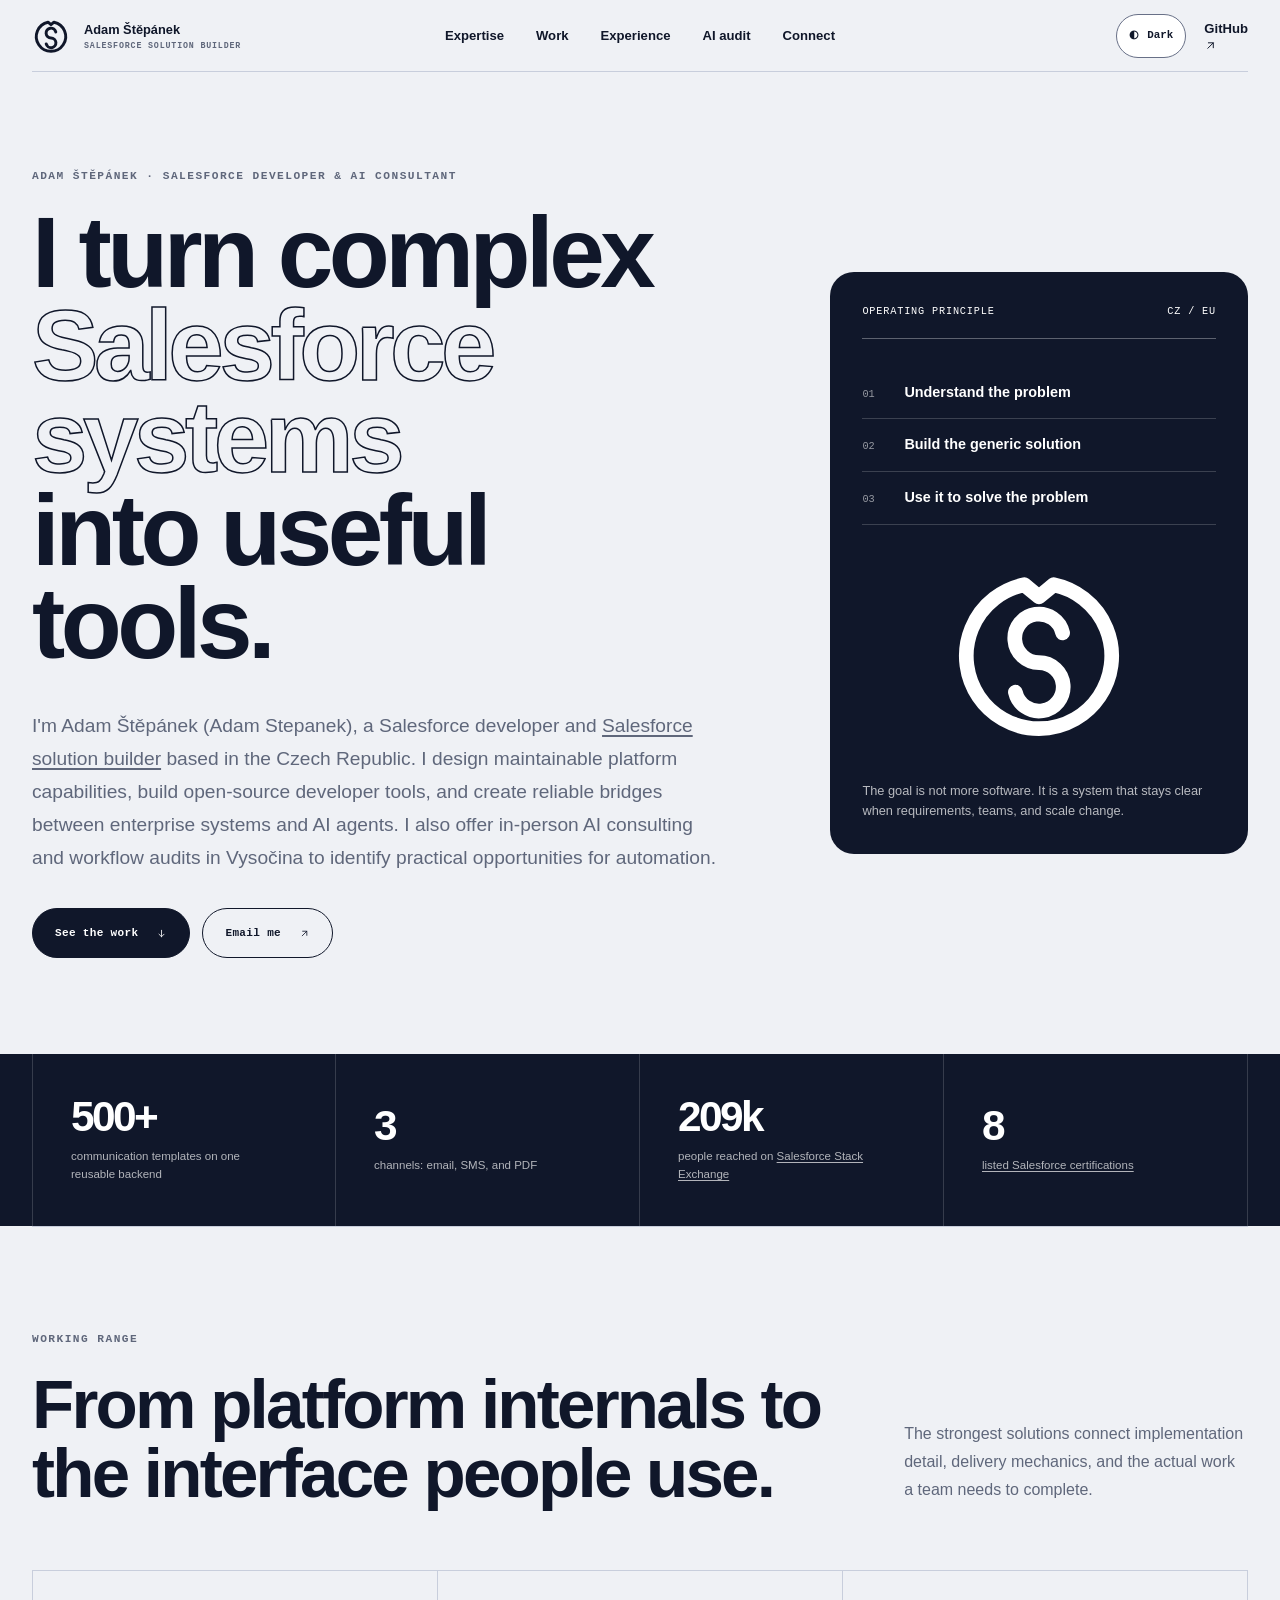
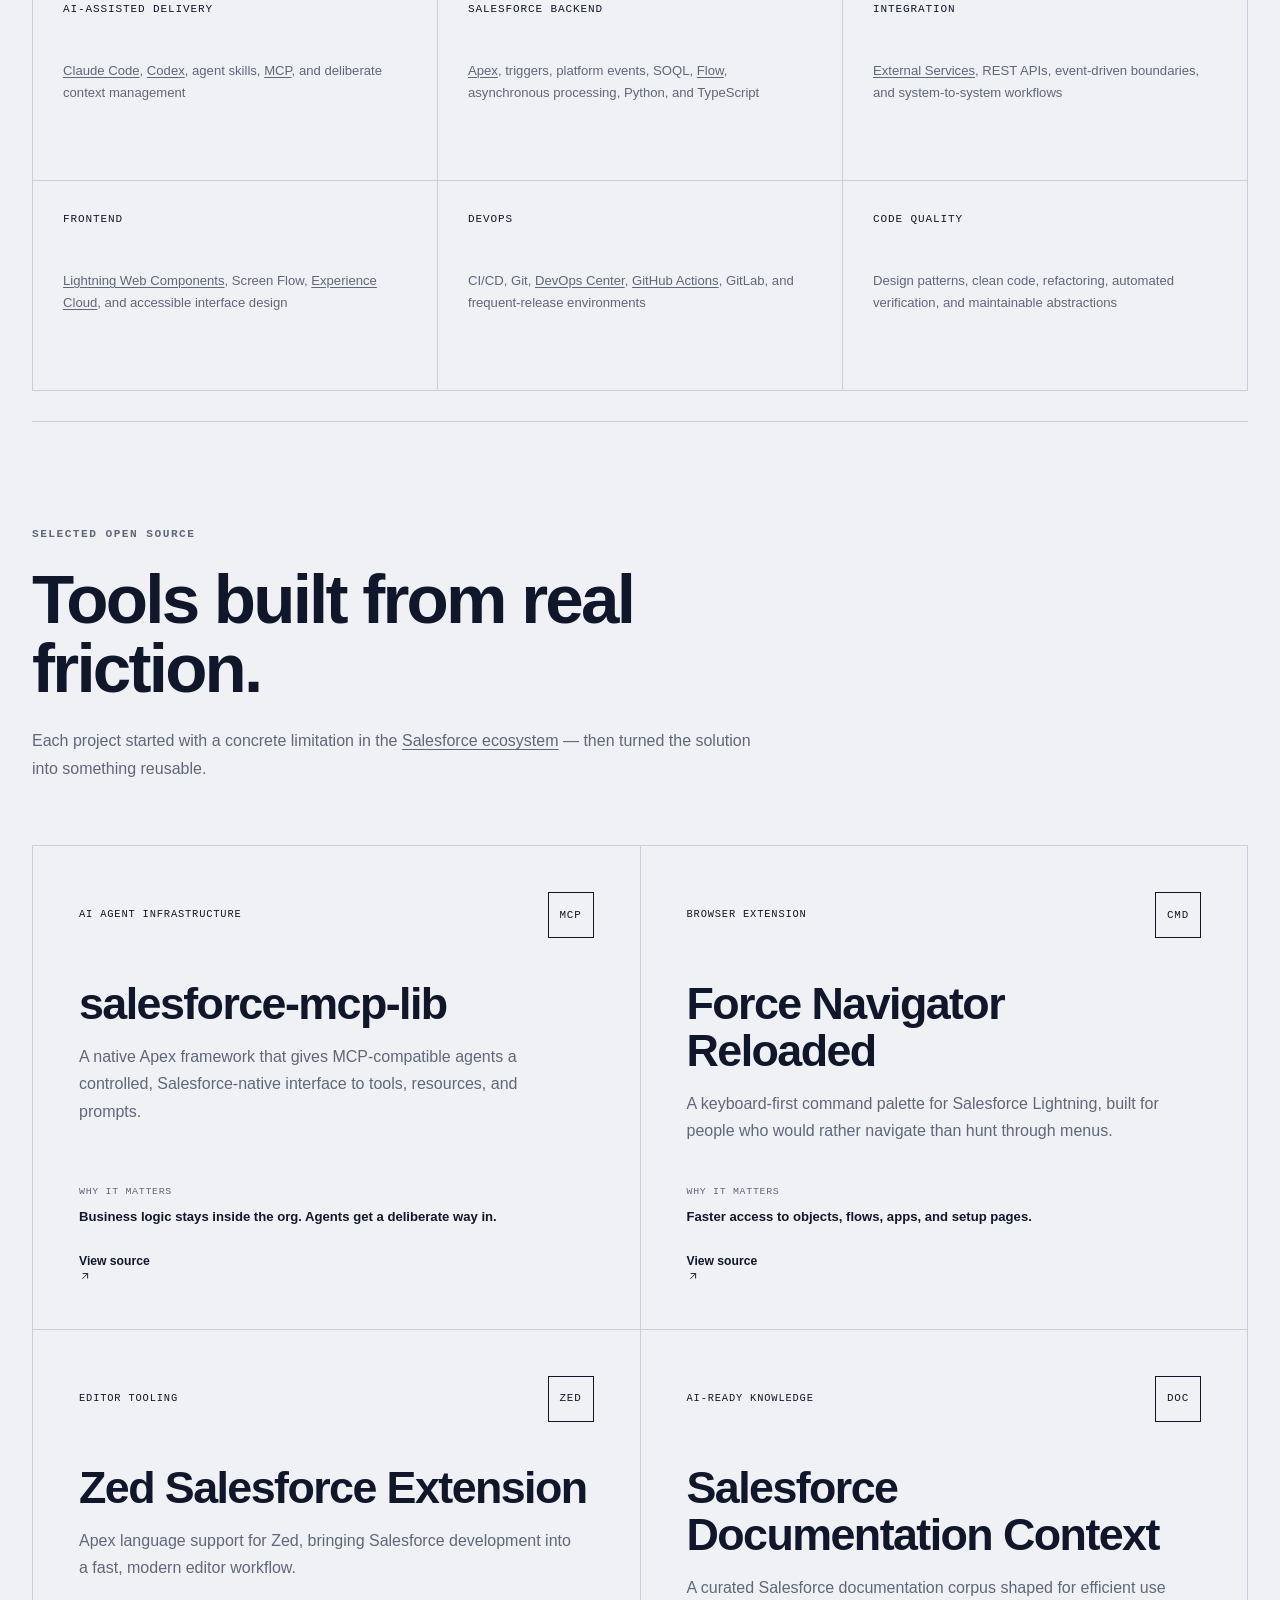
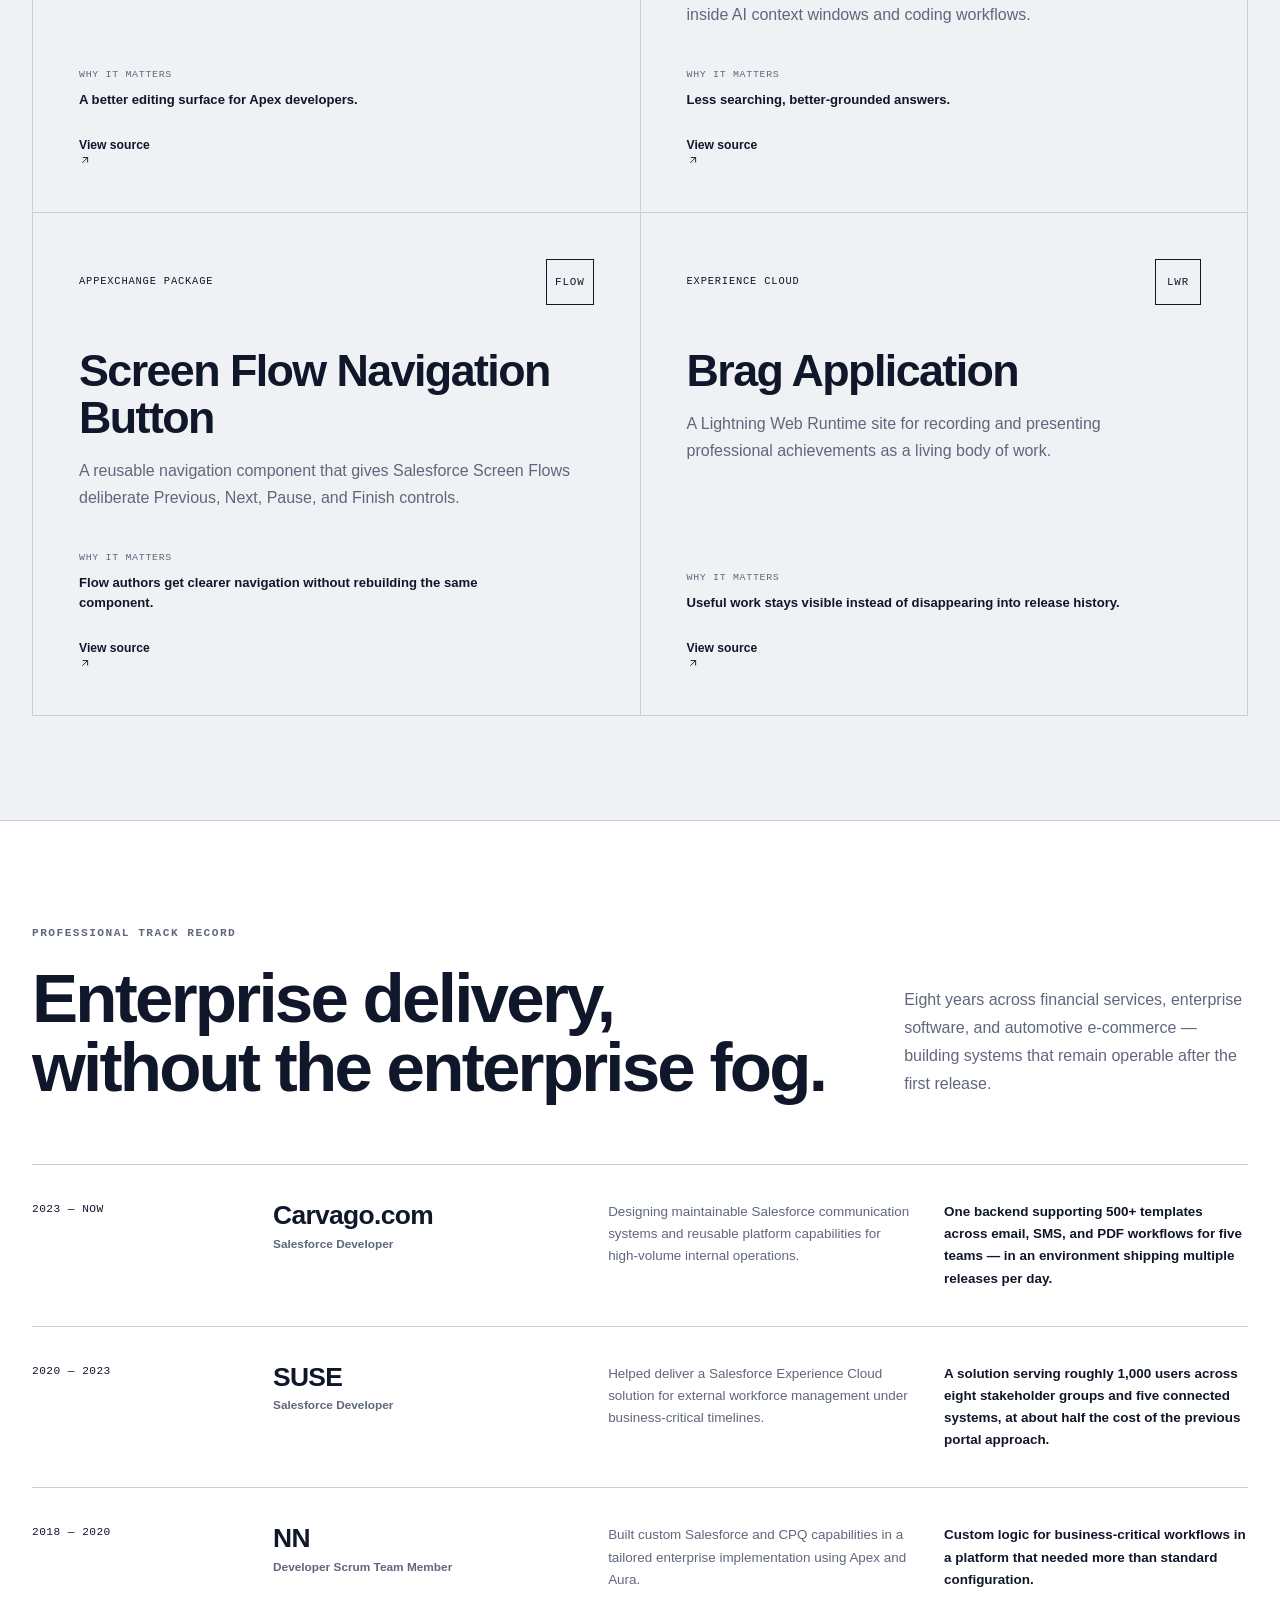
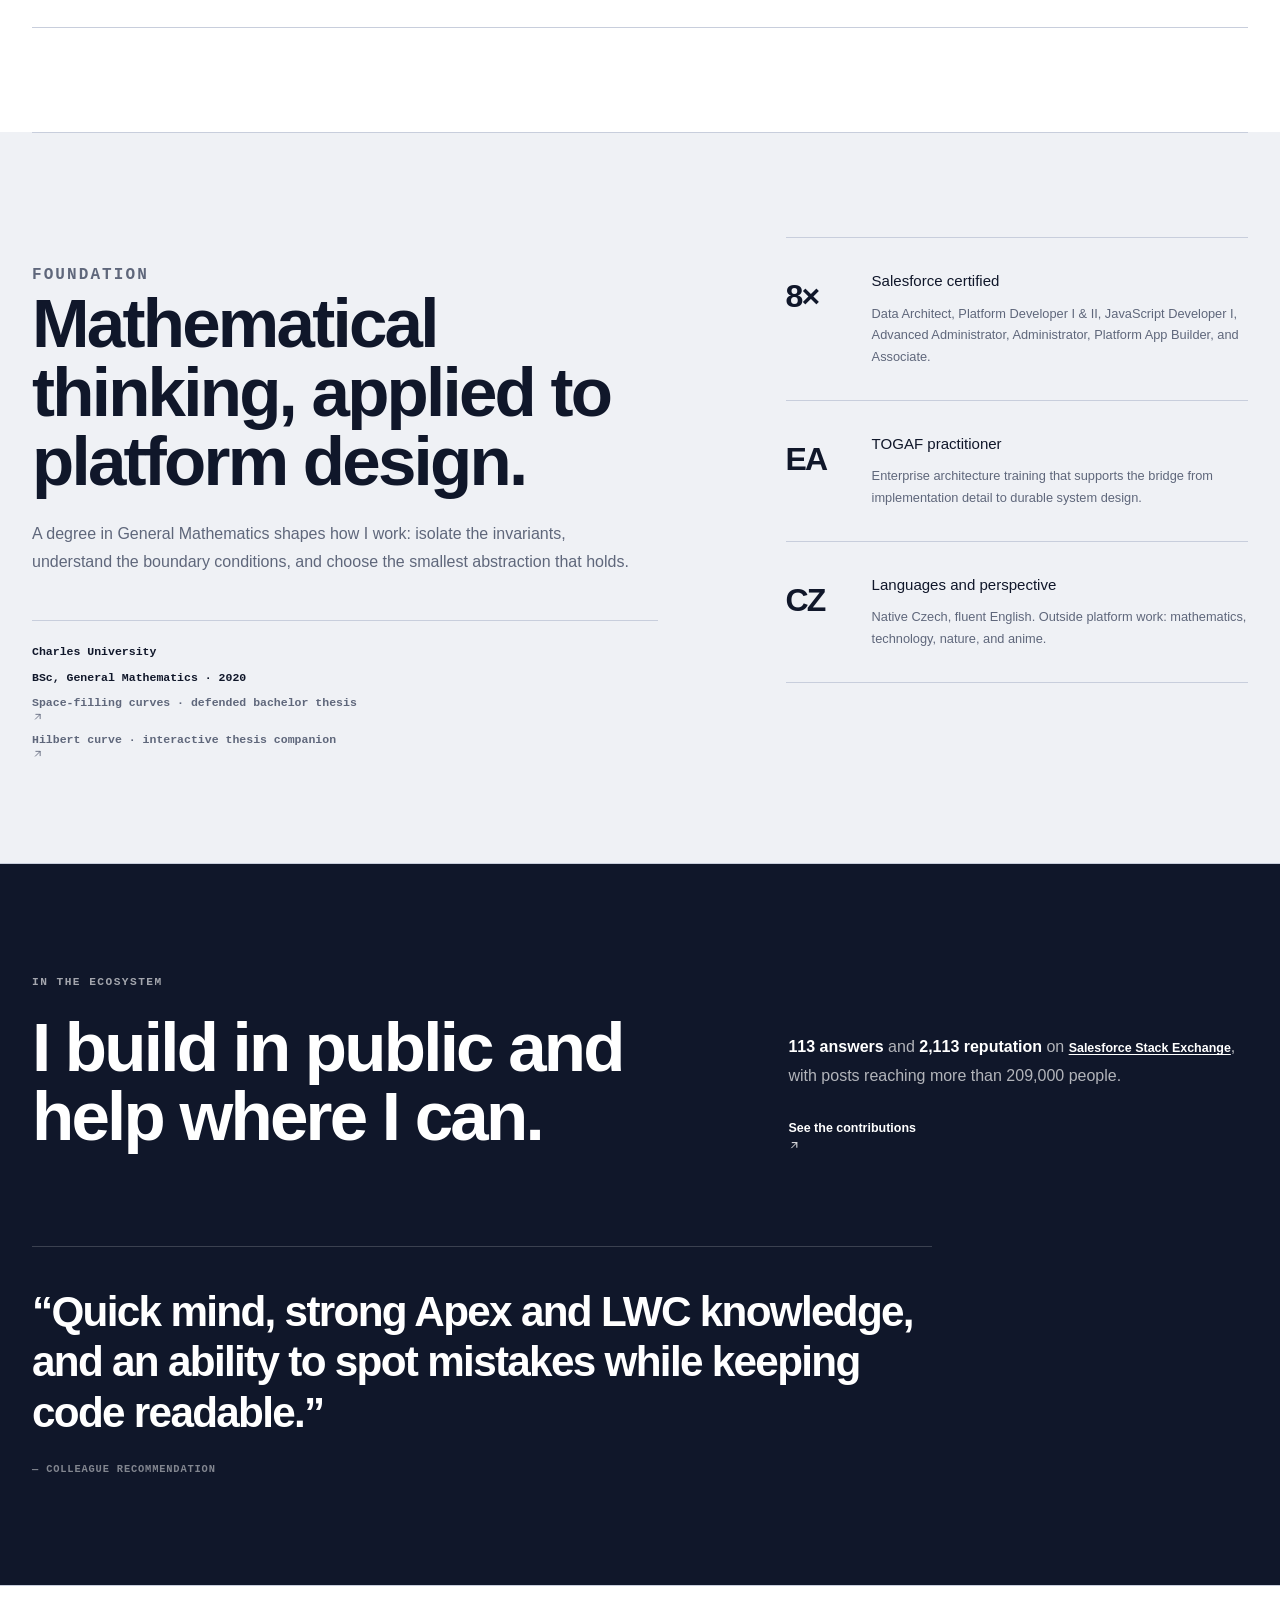
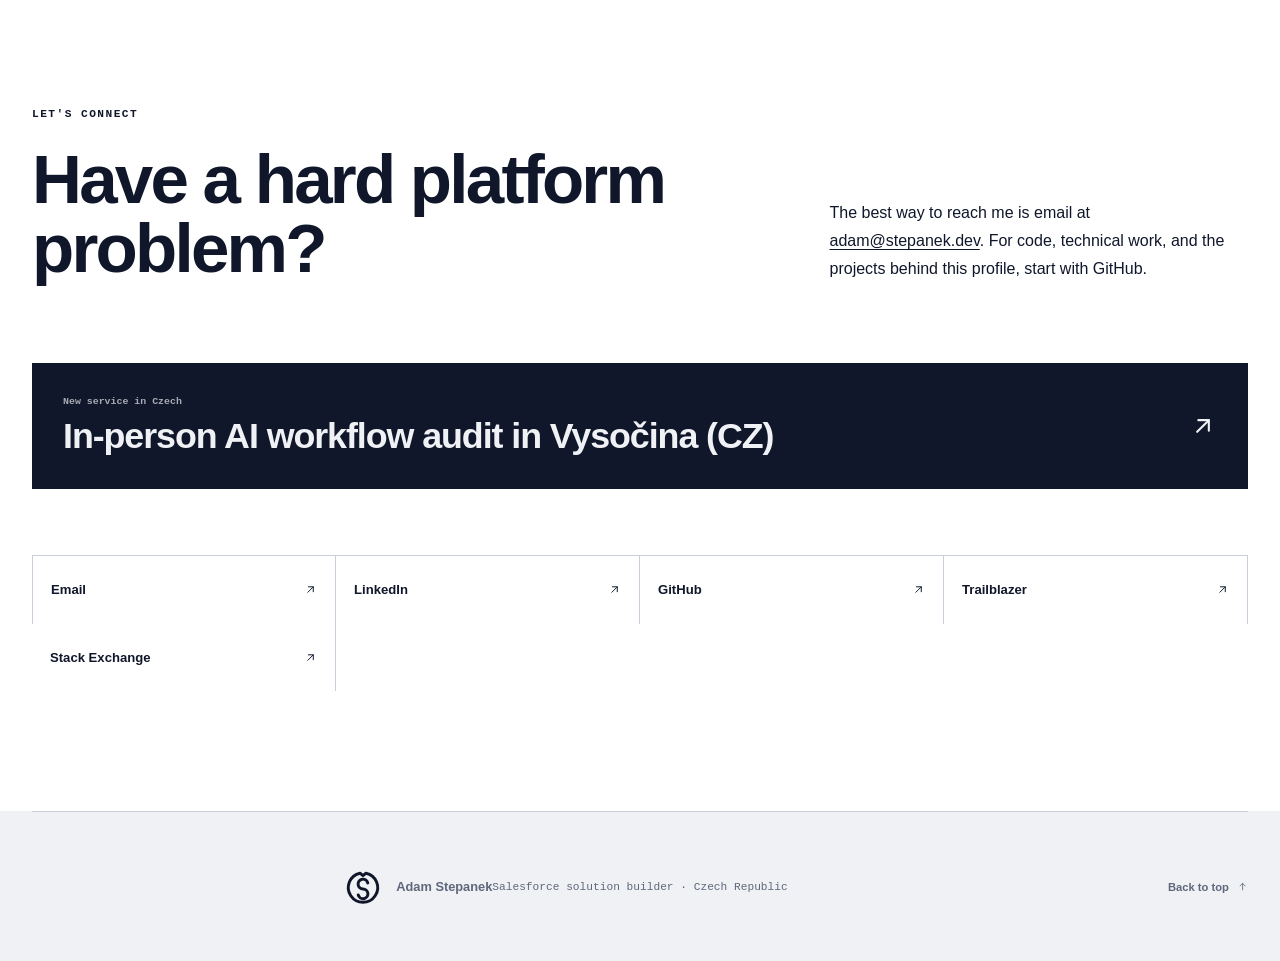
<file: index.html>
<!DOCTYPE html><html lang="en"><head><meta charSet="utf-8"/><meta name="viewport" content="width=device-width, initial-scale=1"/><link rel="stylesheet" href="/_next/static/css/index.BdhB9t3L.css" data-rsc-css-href="/_next/static/css/index.BdhB9t3L.css" data-precedence="vite-rsc/importer-resources"/><title>Adam Štěpánek | Salesforce Developer &amp; AI Consultant</title><meta name="description" content="Adam Štěpánek (Adam Stepanek), Salesforce developer in the Czech Republic. Apex, MCP and AI agents. In-person AI consulting and workflow audits in Vysočina."/><meta name="application-name" content="Adam Stepanek"/><meta name="referrer" content="strict-origin-when-cross-origin"/><meta name="keywords" content="Adam Stepanek,Adam Štěpánek,Salesforce developer,Salesforce architect,Apex developer,Salesforce MCP,Salesforce AI,Czech Republic"/><meta name="author" content="Adam Stepanek"/><link rel="author" href="https://www.stepanek.dev"/><meta name="creator" content="Adam Stepanek"/><meta name="publisher" content="Adam Stepanek"/><meta name="format-detection" content="telephone=no, address=no, email=no"/><meta name="robots" content="index, follow"/><meta name="googlebot" content="index, follow, max-image-preview:large"/><meta property="og:title" content="Adam Štěpánek | Salesforce Developer &amp; AI Consultant"/><meta property="og:description" content="Salesforce development, Apex and MCP tools by Adam Štěpánek. AI consulting and in-person workflow audits in Vysočina, Czech Republic."/><meta property="og:url" content="https://www.stepanek.dev"/><meta property="og:site_name" content="Adam Stepanek"/><meta property="og:type" content="profile"/><meta property="og:locale" content="en_US"/><meta property="og:image" content="https://www.stepanek.dev/og.png"/><meta property="og:image:width" content="1731"/><meta property="og:image:height" content="909"/><meta property="og:image:type" content="image/png"/><meta property="og:image:alt" content="Adam Stepanek — Salesforce Solution Builder"/><meta name="twitter:card" content="summary_large_image"/><meta name="twitter:title" content="Adam Štěpánek | Salesforce Developer &amp; AI Consultant"/><meta name="twitter:description" content="Salesforce development, Apex and MCP tools by Adam Štěpánek. AI consulting and in-person workflow audits in Vysočina, Czech Republic."/><meta name="twitter:image" content="https://www.stepanek.dev/og.png"/><link rel="shortcut icon" href="/favicon.svg"/><link rel="icon" href="/favicon.svg" type="image/svg+xml"/><link rel="apple-touch-icon" href="/icon.png" sizes="512x512" type="image/png"/><link rel="manifest" href="/site.webmanifest"/><link rel="canonical" href="https://www.stepanek.dev"/><meta name="mobile-web-app-capable" content="yes"/><meta name="apple-mobile-web-app-title" content="Adam Stepanek"/><meta name="apple-mobile-web-app-status-bar-style" content="black-translucent"/><meta name="theme-color" content="#eff1f5" media="(prefers-color-scheme: light)"/><meta name="theme-color" content="#10172a" media="(prefers-color-scheme: dark)"/><meta name="color-scheme" content="light dark"/>
<script>
  try {
    const savedTheme = localStorage.getItem("stepanek-theme");
    if (savedTheme === "light" || savedTheme === "dark") {
      document.documentElement.dataset.theme = savedTheme;
    }
  } catch {}
</script></head><body><main><script type="application/ld+json">{"@context":"https://schema.org","@type":"Person","@id":"https://www.stepanek.dev/#person","name":"Adam Stepanek","alternateName":"Adam Štěpánek","url":"https://www.stepanek.dev","email":"adam@stepanek.dev","image":"https://www.stepanek.dev/adam-stepanek.jpg","jobTitle":"Salesforce Solution Builder","description":"Salesforce developer and AI consultant in the Czech Republic. Builds Apex and MCP tools and offers in-person AI workflow audits in Vysočina.","address":{"@type":"PostalAddress","addressCountry":"CZ"},"worksFor":{"@type":"Organization","name":"Carvago.com"},"alumniOf":{"@type":"CollegeOrUniversity","name":"Charles University","url":"https://www.mff.cuni.cz/en"},"knowsAbout":["Salesforce","Apex","Lightning Web Components","Model Context Protocol","AI-assisted software development","Salesforce architecture","Developer tooling","Experience Cloud","AI consulting","Workflow automation"],"sameAs":["https://github.com/Damecek","https://www.linkedin.com/in/adam-stepanek-cz","https://www.salesforce.com/trailblazer/adamstepanek","https://salesforce.stackexchange.com/users/96748/damecek"]}</script><header class="site-header shell"><a class="identity" href="#top" aria-label="Adam Stepanek, home"><svg class="identity-mark" viewBox="0 0 256 256" aria-hidden="true" focusable="false"><path d="M128 51.707913 108 35.041246A99 99 0 1 0 148 35.041246Z" fill="none" stroke="currentColor" stroke-width="20" stroke-linecap="round" stroke-linejoin="round"></path><path d="M160.172621 100.656809A33 33 0 1 0 128 141A33 33 0 1 1 95.827379 181.343191" fill="none" stroke="currentColor" stroke-width="20" stroke-linecap="round" stroke-linejoin="round"></path></svg><span class="identity-copy">Adam Štěpánek<small>Salesforce solution builder</small></span></a><nav aria-label="Primary navigation"><a href="#capabilities">Expertise</a><a href="#work">Work</a><a href="#experience">Experience</a><a href="https://www.stepanek.dev/consulting/">AI audit</a><a href="#connect">Connect</a></nav><div class="header-actions"><button class="theme-toggle" type="button" aria-label="Switch to dark mode" title="Switch to dark mode"><svg class="theme-icon" viewBox="0 0 24 24" fill="none" stroke="currentColor" stroke-width="1.8" stroke-linecap="round" stroke-linejoin="round" aria-hidden="true" focusable="false"><path d="M20 15.2A8.2 8.2 0 0 1 8.8 4a8.2 8.2 0 1 0 11.2 11.2Z"></path></svg><span class="theme-label">Dark</span></button><a class="header-link" href="https://github.com/Damecek">GitHub <svg class="inline-icon" viewBox="0 0 24 24" fill="none" stroke="currentColor" stroke-width="1.8" stroke-linecap="round" stroke-linejoin="round" aria-hidden="true" focusable="false"><path d="M7 17 17 7"></path><path d="M8 7h9v9"></path></svg></a></div></header><section class="hero shell" id="top"><div class="hero-copy"><p class="eyebrow">Adam Štěpánek · Salesforce developer &amp; AI consultant</p><h1>I turn complex<span>Salesforce systems</span>into useful tools.</h1><p class="hero-intro">I&#x27;m Adam Štěpánek (Adam Stepanek), a Salesforce developer and<!-- --> <a class="text-link" href="https://www.salesforce.com/trailblazer/adamstepanek">Salesforce solution builder</a> <!-- -->based in the Czech Republic. I design maintainable platform capabilities, build open-source developer tools, and create reliable bridges between enterprise systems and AI agents. I also offer in-person AI consulting and workflow audits in Vysočina to identify practical opportunities for automation.</p><div class="hero-actions"><a class="button button-primary" href="#work">See the work <svg class="inline-icon" viewBox="0 0 24 24" fill="none" stroke="currentColor" stroke-width="1.8" stroke-linecap="round" stroke-linejoin="round" aria-hidden="true" focusable="false"><path d="M12 5v14"></path><path d="m6.5 13.5 5.5 5.5 5.5-5.5"></path></svg></a><a class="button button-quiet" href="mailto:adam@stepanek.dev">Email me <svg class="inline-icon" viewBox="0 0 24 24" fill="none" stroke="currentColor" stroke-width="1.8" stroke-linecap="round" stroke-linejoin="round" aria-hidden="true" focusable="false"><path d="M7 17 17 7"></path><path d="M8 7h9v9"></path></svg></a></div></div><aside class="method-card" aria-label="Working principle"><div class="method-topline"><span>Operating principle</span><span>CZ / EU</span></div><ol><li><span>01</span><strong>Understand the problem</strong></li><li><span>02</span><strong>Build the generic solution</strong></li><li><span>03</span><strong>Use it to solve the problem</strong></li></ol><svg class="method-mark" viewBox="0 0 256 256" aria-hidden="true" focusable="false"><path d="M128 51.707913 108 35.041246A99 99 0 1 0 148 35.041246Z" fill="none" stroke="currentColor" stroke-width="20" stroke-linecap="round" stroke-linejoin="round"></path><path d="M160.172621 100.656809A33 33 0 1 0 128 141A33 33 0 1 1 95.827379 181.343191" fill="none" stroke="currentColor" stroke-width="20" stroke-linecap="round" stroke-linejoin="round"></path></svg><p>The goal is not more software. It is a system that stays clear when requirements, teams, and scale change.</p></aside></section><section class="proof-band" aria-label="Selected results"><div class="shell proof-grid"><div><strong>500+</strong><span>communication templates on one reusable backend</span></div><div><strong>3</strong><span>channels: email, SMS, and PDF</span></div><div><strong>209k</strong><span>people reached on<!-- --> <a class="text-link" href="https://salesforce.stackexchange.com/users/96748/damecek">Salesforce Stack Exchange</a></span></div><div><strong>8</strong><span><a class="text-link" href="https://www.salesforce.com/trailblazer/adamstepanek">listed Salesforce certifications</a></span></div></div></section><section class="section shell capabilities-section" id="capabilities"><div class="section-heading split-heading"><div><p class="eyebrow">Working range</p><h2>From platform internals to the interface people use.</h2></div><p>The strongest solutions connect implementation detail, delivery mechanics, and the actual work a team needs to complete.</p></div><div class="capability-grid"><article><h3>AI-assisted delivery</h3><p><a class="text-link" href="https://www.anthropic.com/claude-code">Claude Code</a>, <a class="text-link" href="https://openai.com/codex/">Codex</a>, agent skills, <a class="text-link" href="https://modelcontextprotocol.io/">MCP</a>, and deliberate context management</p></article><article><h3>Salesforce backend</h3><p><a class="text-link" href="https://developer.salesforce.com/docs/atlas.en-us.apexcode.meta/apexcode/apex_intro.htm">Apex</a>, triggers, platform events, SOQL,<!-- --> <a class="text-link" href="https://help.salesforce.com/s/articleView?id=sf.flow.htm&amp;type=5">Flow</a>, asynchronous processing, Python, and TypeScript</p></article><article><h3>Integration</h3><p><a class="text-link" href="https://help.salesforce.com/s/articleView?id=platform.external_services.htm&amp;type=5">External Services</a>, REST APIs, event-driven boundaries, and system-to-system workflows</p></article><article><h3>Frontend</h3><p><a class="text-link" href="https://developer.salesforce.com/docs/platform/lwc/overview">Lightning Web Components</a>, Screen Flow,<!-- --> <a class="text-link" href="https://help.salesforce.com/s/articleView?id=sf.exp_cloud_basics_what.htm&amp;language=en_US">Experience Cloud</a>, and accessible interface design</p></article><article><h3>DevOps</h3><p>CI/CD, Git,<!-- --> <a class="text-link" href="https://trailhead.salesforce.com/content/learn/modules/devops-center-quick-look">DevOps Center</a>, <a class="text-link" href="https://github.com/features/actions">GitHub Actions</a>, GitLab, and frequent-release environments</p></article><article><h3>Code quality</h3><p>Design patterns, clean code, refactoring, automated verification, and maintainable abstractions</p></article></div></section><section class="section shell" id="work"><div class="section-heading"><p class="eyebrow">Selected open source</p><h2>Tools built from real friction.</h2><p>Each project started with a concrete limitation in the<!-- --> <a class="text-link" href="https://developer.salesforce.com/">Salesforce ecosystem</a> <!-- -->— then turned the solution into something reusable.</p></div><div class="project-grid"><a class="project-card" href="https://github.com/Damecek/salesforce-mcp-lib"><div class="project-meta"><span>AI agent infrastructure</span><span class="project-mark">MCP</span></div><h3>salesforce-mcp-lib</h3><p>A native Apex framework that gives MCP-compatible agents a controlled, Salesforce-native interface to tools, resources, and prompts.</p><div class="project-outcome"><span>Why it matters</span><strong>Business logic stays inside the org. Agents get a deliberate way in.</strong></div><span class="project-link">View source <svg class="inline-icon" viewBox="0 0 24 24" fill="none" stroke="currentColor" stroke-width="1.8" stroke-linecap="round" stroke-linejoin="round" aria-hidden="true" focusable="false"><path d="M7 17 17 7"></path><path d="M8 7h9v9"></path></svg></span></a><a class="project-card" href="https://github.com/Damecek/force-navigator-reloaded"><div class="project-meta"><span>Browser extension</span><span class="project-mark">CMD</span></div><h3>Force Navigator Reloaded</h3><p>A keyboard-first command palette for Salesforce Lightning, built for people who would rather navigate than hunt through menus.</p><div class="project-outcome"><span>Why it matters</span><strong>Faster access to objects, flows, apps, and setup pages.</strong></div><span class="project-link">View source <svg class="inline-icon" viewBox="0 0 24 24" fill="none" stroke="currentColor" stroke-width="1.8" stroke-linecap="round" stroke-linejoin="round" aria-hidden="true" focusable="false"><path d="M7 17 17 7"></path><path d="M8 7h9v9"></path></svg></span></a><a class="project-card" href="https://github.com/Damecek/zed-salesforce-extension"><div class="project-meta"><span>Editor tooling</span><span class="project-mark">ZED</span></div><h3>Zed Salesforce Extension</h3><p>Apex language support for Zed, bringing Salesforce development into a fast, modern editor workflow.</p><div class="project-outcome"><span>Why it matters</span><strong>A better editing surface for Apex developers.</strong></div><span class="project-link">View source <svg class="inline-icon" viewBox="0 0 24 24" fill="none" stroke="currentColor" stroke-width="1.8" stroke-linecap="round" stroke-linejoin="round" aria-hidden="true" focusable="false"><path d="M7 17 17 7"></path><path d="M8 7h9v9"></path></svg></span></a><a class="project-card" href="https://github.com/Damecek/salesforce-documentation-context"><div class="project-meta"><span>AI-ready knowledge</span><span class="project-mark">DOC</span></div><h3>Salesforce Documentation Context</h3><p>A curated Salesforce documentation corpus shaped for efficient use inside AI context windows and coding workflows.</p><div class="project-outcome"><span>Why it matters</span><strong>Less searching, better-grounded answers.</strong></div><span class="project-link">View source <svg class="inline-icon" viewBox="0 0 24 24" fill="none" stroke="currentColor" stroke-width="1.8" stroke-linecap="round" stroke-linejoin="round" aria-hidden="true" focusable="false"><path d="M7 17 17 7"></path><path d="M8 7h9v9"></path></svg></span></a><a class="project-card" href="https://appexchange.salesforce.com/appxListingDetail?listingId=a0N3u00000RMYTpEAP"><div class="project-meta"><span>AppExchange package</span><span class="project-mark">FLOW</span></div><h3>Screen Flow Navigation Button</h3><p>A reusable navigation component that gives Salesforce Screen Flows deliberate Previous, Next, Pause, and Finish controls.</p><div class="project-outcome"><span>Why it matters</span><strong>Flow authors get clearer navigation without rebuilding the same component.</strong></div><span class="project-link">View source <svg class="inline-icon" viewBox="0 0 24 24" fill="none" stroke="currentColor" stroke-width="1.8" stroke-linecap="round" stroke-linejoin="round" aria-hidden="true" focusable="false"><path d="M7 17 17 7"></path><path d="M8 7h9v9"></path></svg></span></a><a class="project-card" href="https://brag-app-dev-ed.my.site.com/"><div class="project-meta"><span>Experience Cloud</span><span class="project-mark">LWR</span></div><h3>Brag Application</h3><p>A Lightning Web Runtime site for recording and presenting professional achievements as a living body of work.</p><div class="project-outcome"><span>Why it matters</span><strong>Useful work stays visible instead of disappearing into release history.</strong></div><span class="project-link">View source <svg class="inline-icon" viewBox="0 0 24 24" fill="none" stroke="currentColor" stroke-width="1.8" stroke-linecap="round" stroke-linejoin="round" aria-hidden="true" focusable="false"><path d="M7 17 17 7"></path><path d="M8 7h9v9"></path></svg></span></a></div></section><section class="section experience-section" id="experience"><div class="shell"><div class="section-heading split-heading"><div><p class="eyebrow">Professional track record</p><h2>Enterprise delivery, without the enterprise fog.</h2></div><p>Eight years across financial services, enterprise software, and automotive e-commerce — building systems that remain operable after the first release.</p></div><div class="timeline"><article class="timeline-row"><p class="timeline-period">2023 — now</p><div class="timeline-role"><h3><a href="https://carvago.com/">Carvago.com</a></h3><p>Salesforce Developer</p></div><div class="timeline-body"><p>Designing maintainable Salesforce communication systems and reusable platform capabilities for high-volume internal operations.</p><p class="timeline-proof">One backend supporting 500+ templates across email, SMS, and PDF workflows for five teams — in an environment shipping multiple releases per day.</p></div></article><article class="timeline-row"><p class="timeline-period">2020 — 2023</p><div class="timeline-role"><h3><a href="https://www.suse.com/">SUSE</a></h3><p>Salesforce Developer</p></div><div class="timeline-body"><p>Helped deliver a Salesforce Experience Cloud solution for external workforce management under business-critical timelines.</p><p class="timeline-proof">A solution serving roughly 1,000 users across eight stakeholder groups and five connected systems, at about half the cost of the previous portal approach.</p></div></article><article class="timeline-row"><p class="timeline-period">2018 — 2020</p><div class="timeline-role"><h3><a href="https://www.nn.cz/">NN</a></h3><p>Developer Scrum Team Member</p></div><div class="timeline-body"><p>Built custom Salesforce and CPQ capabilities in a tailored enterprise implementation using Apex and Aura.</p><p class="timeline-proof">Custom logic for business-critical workflows in a platform that needed more than standard configuration.</p></div></article></div></div></section><section class="section shell credentials-section"><div class="credential-main"><p class="eyebrow">Foundation</p><h2>Mathematical thinking, applied to platform design.</h2><p>A degree in General Mathematics shapes how I work: isolate the invariants, understand the boundary conditions, and choose the smallest abstraction that holds.</p><div class="education-line"><a href="https://www.mff.cuni.cz/en">Charles University</a><strong>BSc, General Mathematics · 2020</strong><a href="https://dspace.cuni.cz/handle/20.500.11956/119285">Space-filling curves · defended bachelor thesis <svg class="inline-icon" viewBox="0 0 24 24" fill="none" stroke="currentColor" stroke-width="1.8" stroke-linecap="round" stroke-linejoin="round" aria-hidden="true" focusable="false"><path d="M7 17 17 7"></path><path d="M8 7h9v9"></path></svg></a><a href="https://damecek.github.io/bakalarska_prace/">Hilbert curve · interactive thesis companion <svg class="inline-icon" viewBox="0 0 24 24" fill="none" stroke="currentColor" stroke-width="1.8" stroke-linecap="round" stroke-linejoin="round" aria-hidden="true" focusable="false"><path d="M7 17 17 7"></path><path d="M8 7h9v9"></path></svg></a></div></div><div class="credential-list"><div><span class="credential-count">8×</span><h3><a href="https://www.salesforce.com/trailblazer/adamstepanek">Salesforce certified</a></h3><p>Data Architect, Platform Developer I &amp; II, JavaScript Developer I, Advanced Administrator, Administrator, Platform App Builder, and Associate.</p></div><div><span class="credential-count">EA</span><h3><a href="https://www.opengroup.org/togaf-standard-10th-edition-downloads">TOGAF practitioner</a></h3><p>Enterprise architecture training that supports the bridge from implementation detail to durable system design.</p></div><div><span class="credential-count">CZ</span><h3>Languages and perspective</h3><p>Native Czech, fluent English. Outside platform work: mathematics, technology, nature, and anime.</p></div></div></section><section class="section community-section"><div class="shell community-grid"><div><p class="eyebrow">In the ecosystem</p><h2>I build in public and help where I can.</h2></div><div class="community-proof"><p><strong>113 answers</strong> and <strong>2,113 reputation</strong> <!-- -->on<!-- --> <a class="text-link" href="https://salesforce.stackexchange.com/users/96748/damecek">Salesforce Stack Exchange</a>, with posts reaching more than 209,000 people.</p><a href="https://salesforce.stackexchange.com/users/96748/damecek">See the contributions <svg class="inline-icon" viewBox="0 0 24 24" fill="none" stroke="currentColor" stroke-width="1.8" stroke-linecap="round" stroke-linejoin="round" aria-hidden="true" focusable="false"><path d="M7 17 17 7"></path><path d="M8 7h9v9"></path></svg></a></div><blockquote>“Quick mind, strong Apex and LWC knowledge, and an ability to spot mistakes while keeping code readable.”<cite>— Colleague recommendation</cite></blockquote></div></section><section class="connect-section" id="connect"><div class="shell connect-grid"><div><p class="eyebrow">Let&#x27;s connect</p><h2>Have a hard platform problem?</h2></div><p>The best way to reach me is email at<!-- --> <a class="text-link" href="mailto:adam@stepanek.dev">adam@stepanek.dev</a>. For code, technical work, and the projects behind this profile, start with GitHub.</p><a class="consulting-offer-link" href="https://www.stepanek.dev/consulting/"><span><small>New service in Czech</small><strong>In-person AI workflow audit in Vysočina (CZ)</strong></span><svg class="inline-icon" viewBox="0 0 24 24" fill="none" stroke="currentColor" stroke-width="1.8" stroke-linecap="round" stroke-linejoin="round" aria-hidden="true" focusable="false"><path d="M7 17 17 7"></path><path d="M8 7h9v9"></path></svg></a><div class="connect-links"><a href="mailto:adam@stepanek.dev"><span>Email</span><svg class="inline-icon" viewBox="0 0 24 24" fill="none" stroke="currentColor" stroke-width="1.8" stroke-linecap="round" stroke-linejoin="round" aria-hidden="true" focusable="false"><path d="M7 17 17 7"></path><path d="M8 7h9v9"></path></svg></a><a href="https://www.linkedin.com/in/adam-stepanek-cz"><span>LinkedIn</span><svg class="inline-icon" viewBox="0 0 24 24" fill="none" stroke="currentColor" stroke-width="1.8" stroke-linecap="round" stroke-linejoin="round" aria-hidden="true" focusable="false"><path d="M7 17 17 7"></path><path d="M8 7h9v9"></path></svg></a><a href="https://github.com/Damecek"><span>GitHub</span><svg class="inline-icon" viewBox="0 0 24 24" fill="none" stroke="currentColor" stroke-width="1.8" stroke-linecap="round" stroke-linejoin="round" aria-hidden="true" focusable="false"><path d="M7 17 17 7"></path><path d="M8 7h9v9"></path></svg></a><a href="https://www.salesforce.com/trailblazer/adamstepanek"><span>Trailblazer</span><svg class="inline-icon" viewBox="0 0 24 24" fill="none" stroke="currentColor" stroke-width="1.8" stroke-linecap="round" stroke-linejoin="round" aria-hidden="true" focusable="false"><path d="M7 17 17 7"></path><path d="M8 7h9v9"></path></svg></a><a href="https://salesforce.stackexchange.com/users/96748/damecek"><span>Stack Exchange</span><svg class="inline-icon" viewBox="0 0 24 24" fill="none" stroke="currentColor" stroke-width="1.8" stroke-linecap="round" stroke-linejoin="round" aria-hidden="true" focusable="false"><path d="M7 17 17 7"></path><path d="M8 7h9v9"></path></svg></a></div></div></section><footer class="site-footer shell"><a class="identity" href="#top" aria-label="Adam Stepanek, back to top"><svg class="identity-mark" viewBox="0 0 256 256" aria-hidden="true" focusable="false"><path d="M128 51.707913 108 35.041246A99 99 0 1 0 148 35.041246Z" fill="none" stroke="currentColor" stroke-width="20" stroke-linecap="round" stroke-linejoin="round"></path><path d="M160.172621 100.656809A33 33 0 1 0 128 141A33 33 0 1 1 95.827379 181.343191" fill="none" stroke="currentColor" stroke-width="20" stroke-linecap="round" stroke-linejoin="round"></path></svg><span>Adam Stepanek</span></a><p>Salesforce solution builder · Czech Republic</p><a class="back-to-top" href="#top">Back to top <svg class="inline-icon" viewBox="0 0 24 24" fill="none" stroke="currentColor" stroke-width="1.8" stroke-linecap="round" stroke-linejoin="round" aria-hidden="true" focusable="false"><path d="M12 19V5"></path><path d="m6.5 10.5 5.5-5.5 5.5 5.5"></path></svg></a></footer></main><script>
  (() => {
    const button = document.querySelector(".theme-toggle");
    if (!button) return;
    const media = matchMedia("(prefers-color-scheme: dark)");
    const readSaved = () => {
      try {
        const saved = localStorage.getItem("stepanek-theme");
        return saved === "light" || saved === "dark" ? saved : null;
      } catch { return null; }
    };
    const apply = (theme, persist = false) => {
      document.documentElement.dataset.theme = theme;
      if (persist) {
        try { localStorage.setItem("stepanek-theme", theme); } catch {}
      }
      const next = theme === "dark" ? "light" : "dark";
      button.setAttribute("aria-label", "Switch to " + next + " mode");
      button.setAttribute("title", "Switch to " + next + " mode");
      button.innerHTML = '<span aria-hidden="true">' + (theme === "dark" ? "☀" : "◐") + '</span>'
        + '<span class="theme-label">' + (theme === "dark" ? "Light" : "Dark") + '</span>';
      document.querySelectorAll('meta[name="theme-color"]').forEach((meta) => {
        meta.setAttribute("content", theme === "dark" ? "#10172a" : "#eff1f5");
      });
    };
    let theme = readSaved() || (media.matches ? "dark" : "light");
    apply(theme);
    button.addEventListener("click", () => {
      theme = theme === "dark" ? "light" : "dark";
      apply(theme, true);
    });
    media.addEventListener("change", (event) => {
      if (!readSaved()) {
        theme = event.matches ? "dark" : "light";
        apply(theme);
      }
    });
  })();
</script></body></html>
</file>
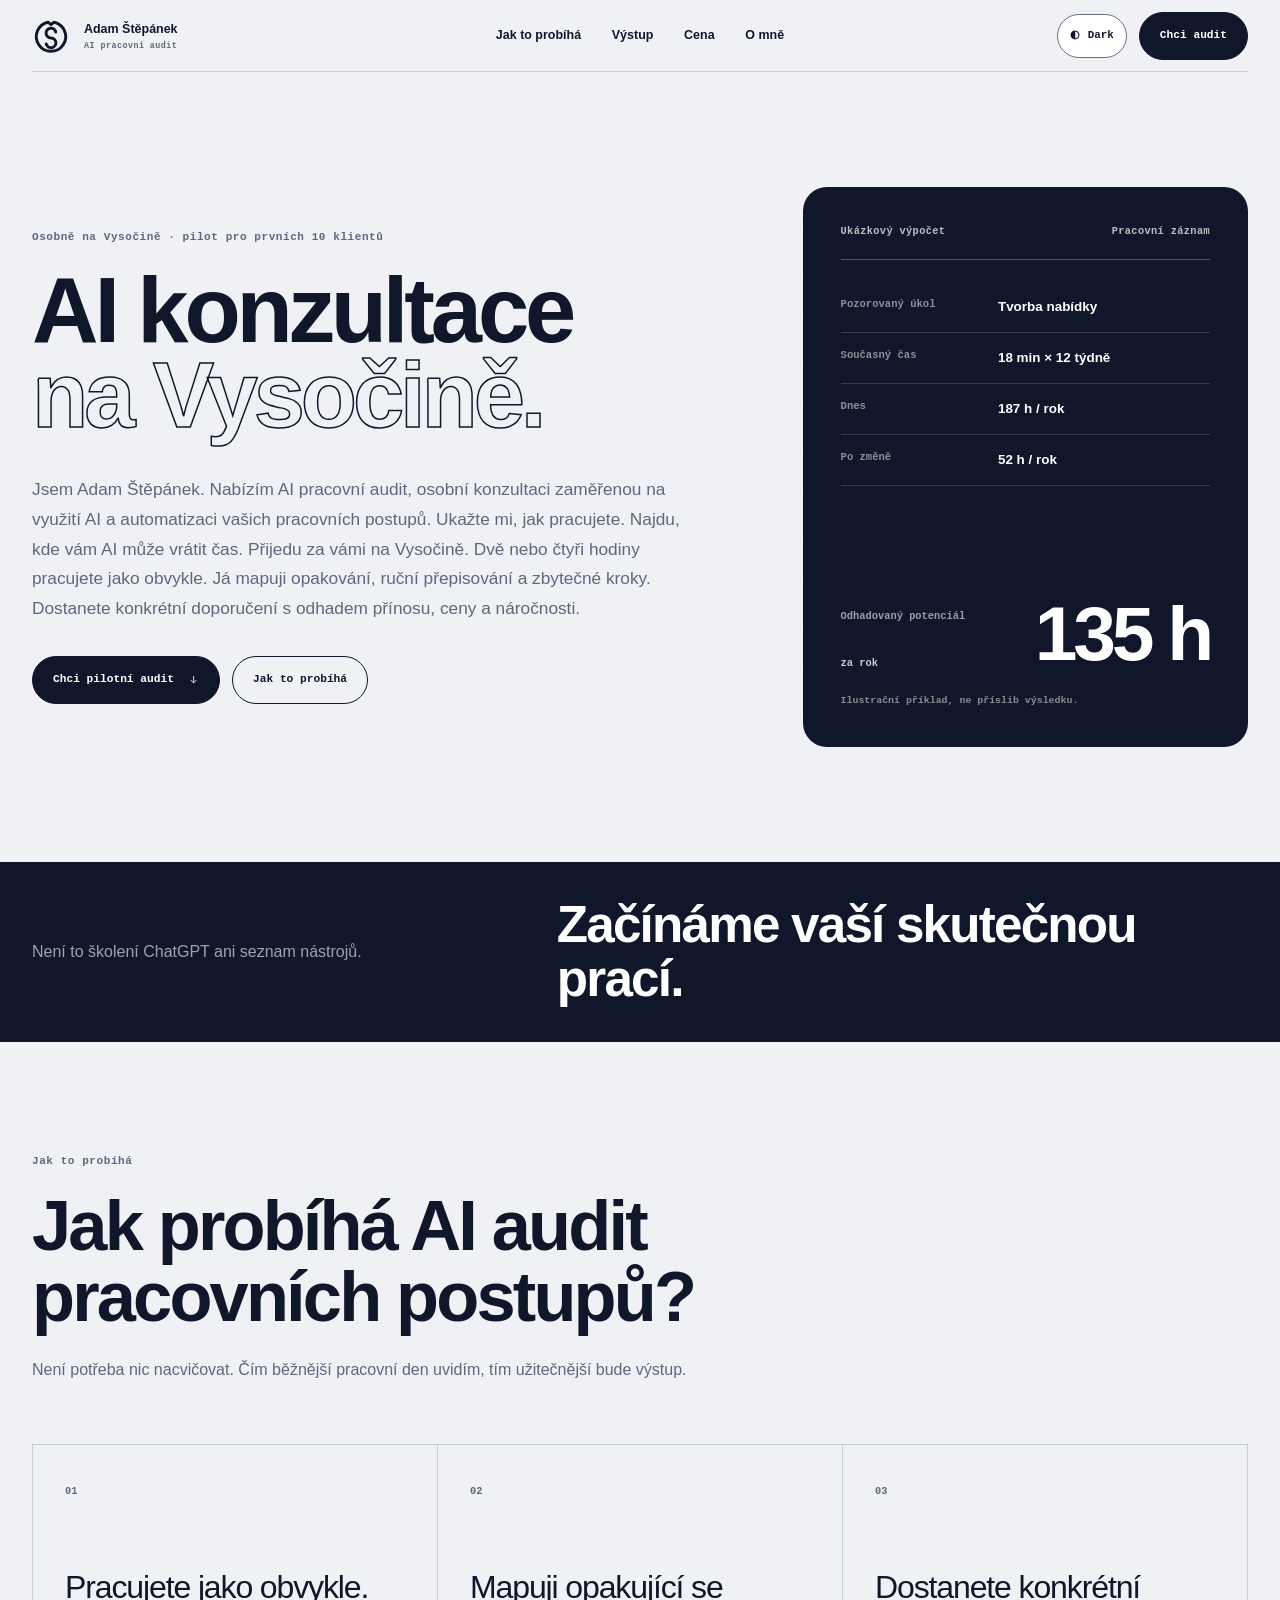
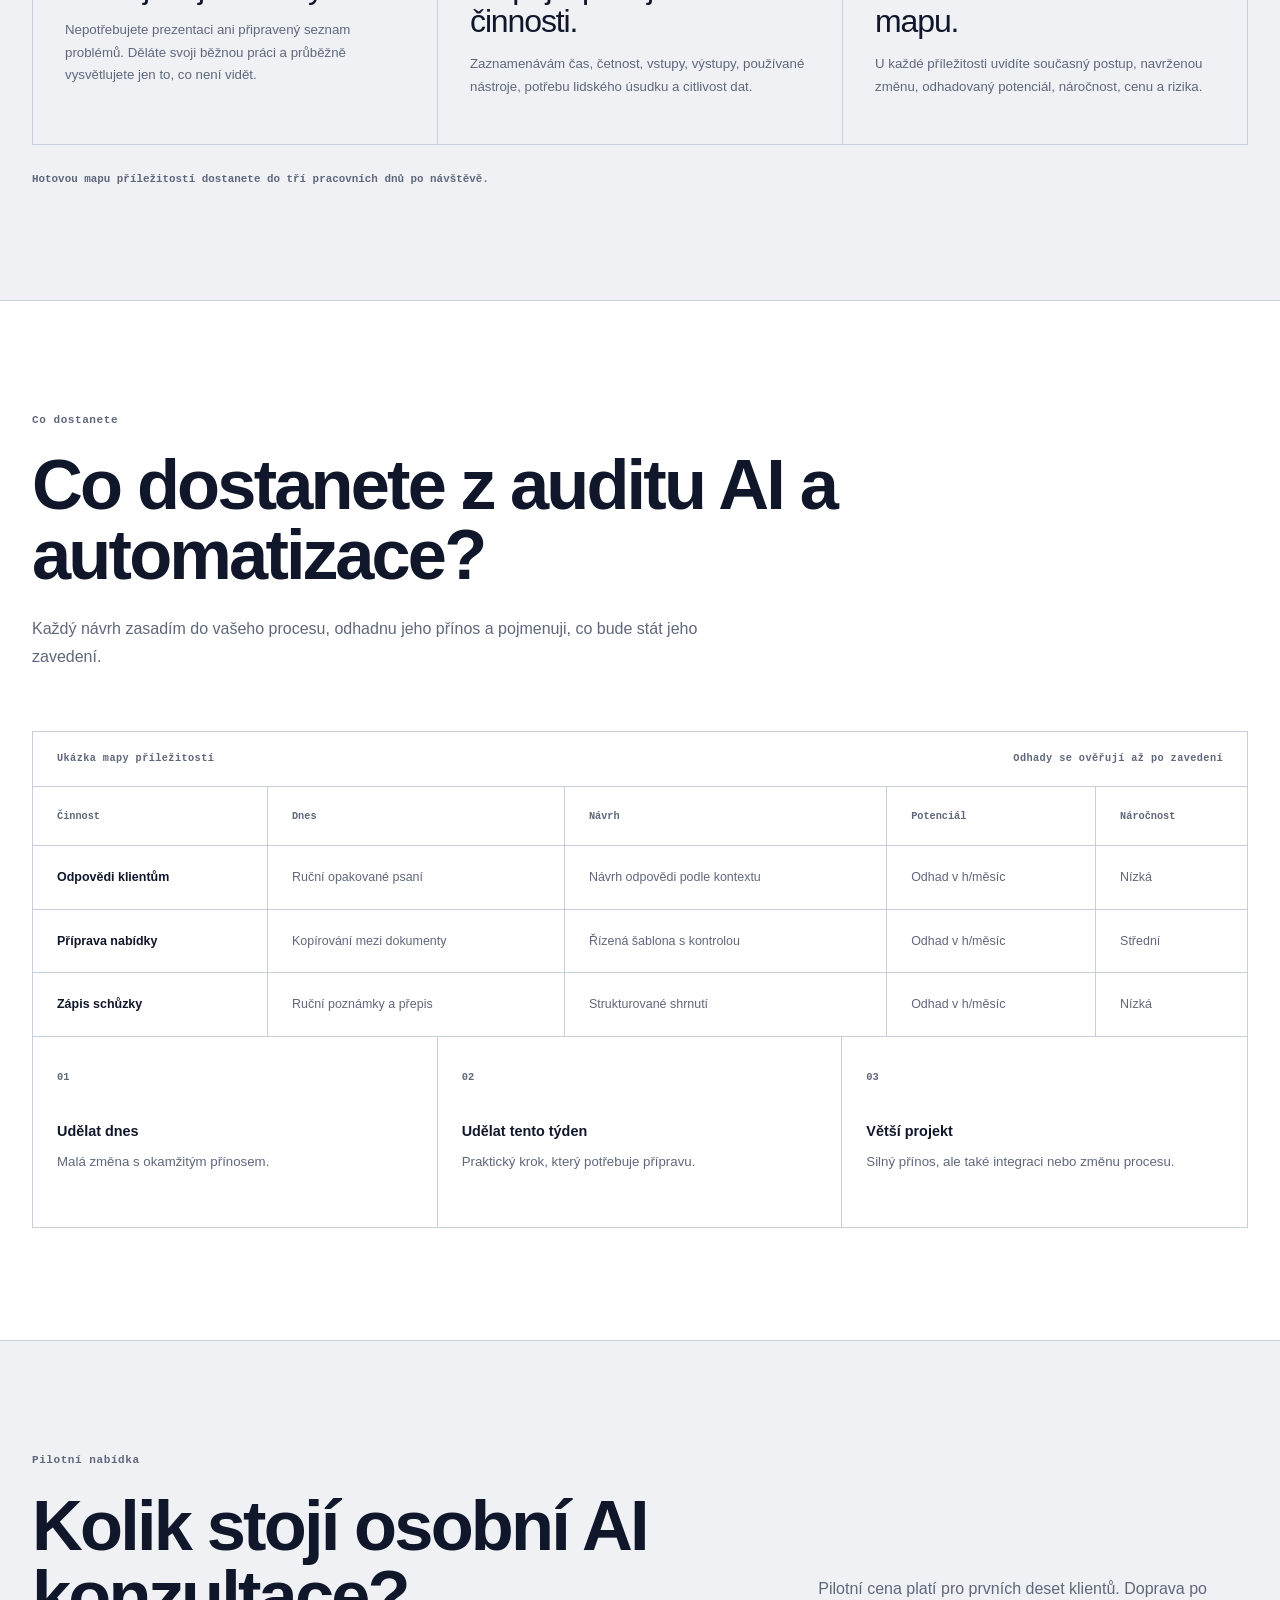
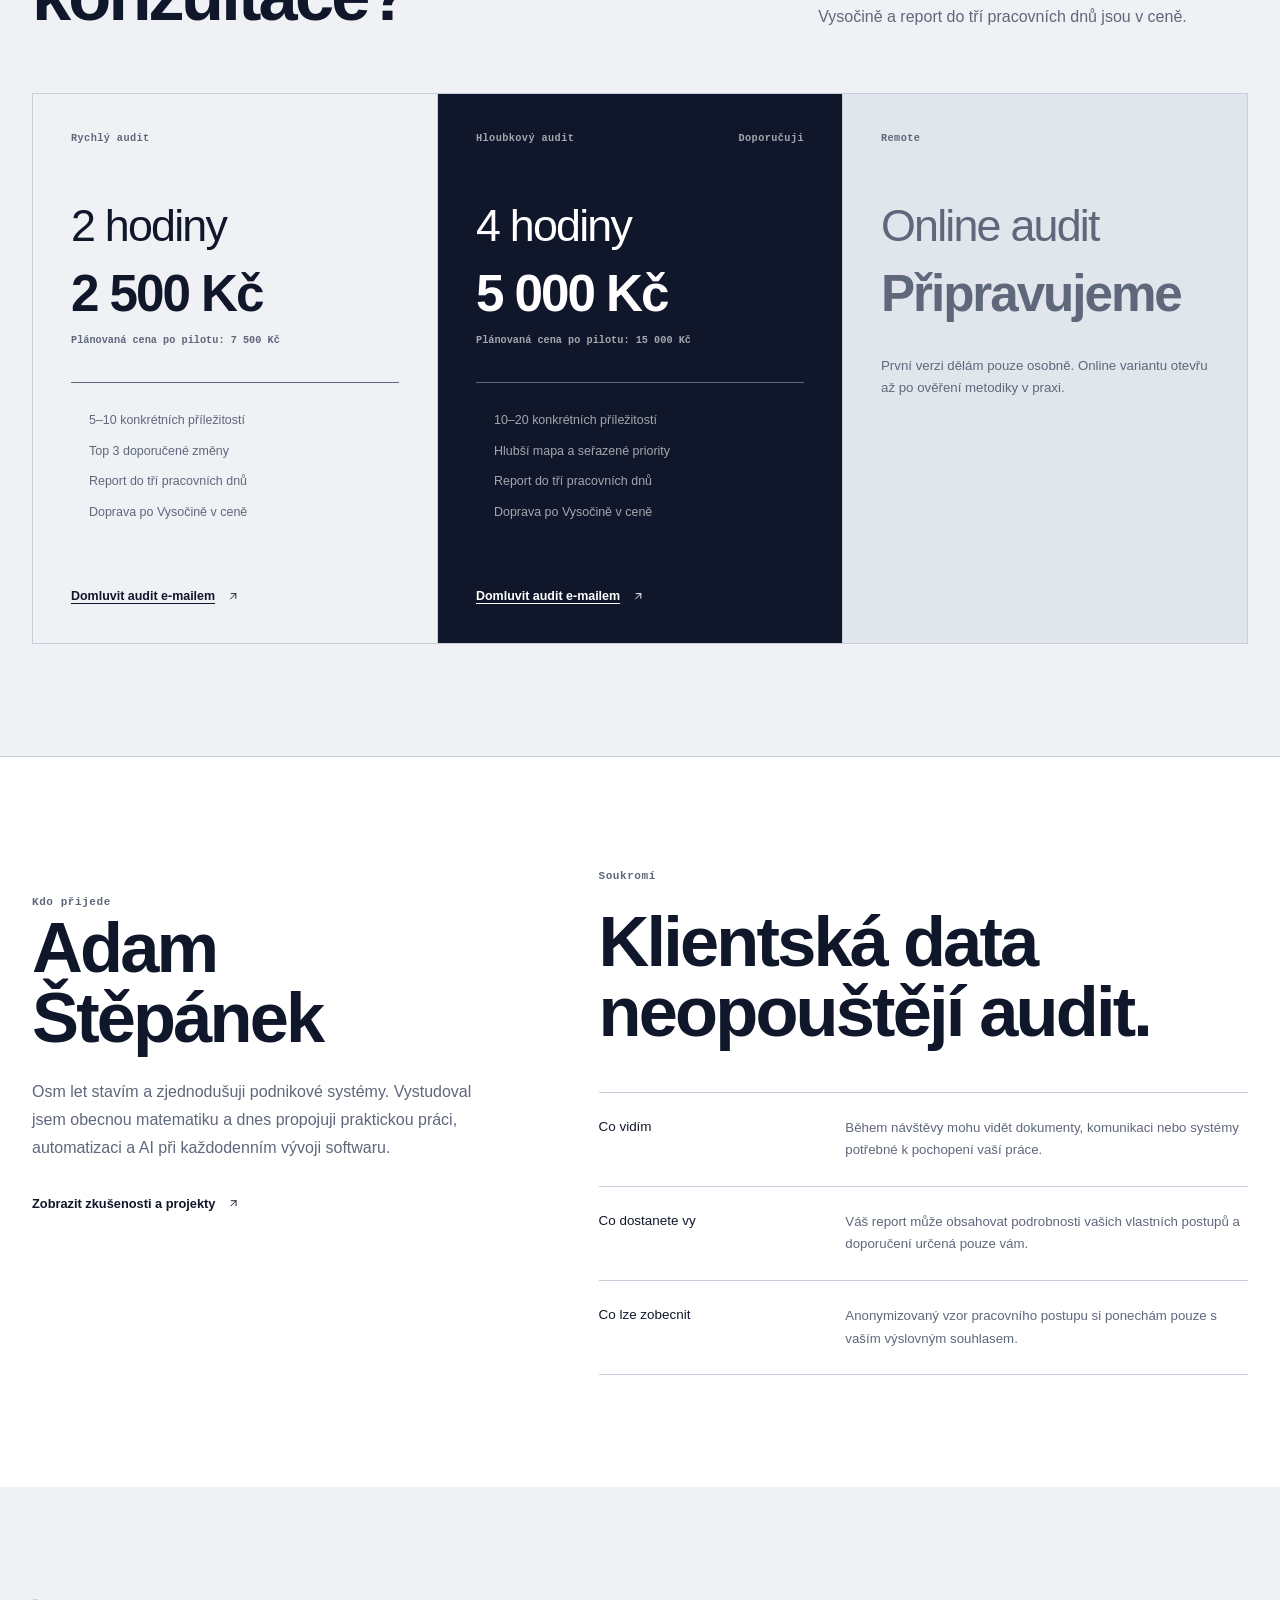
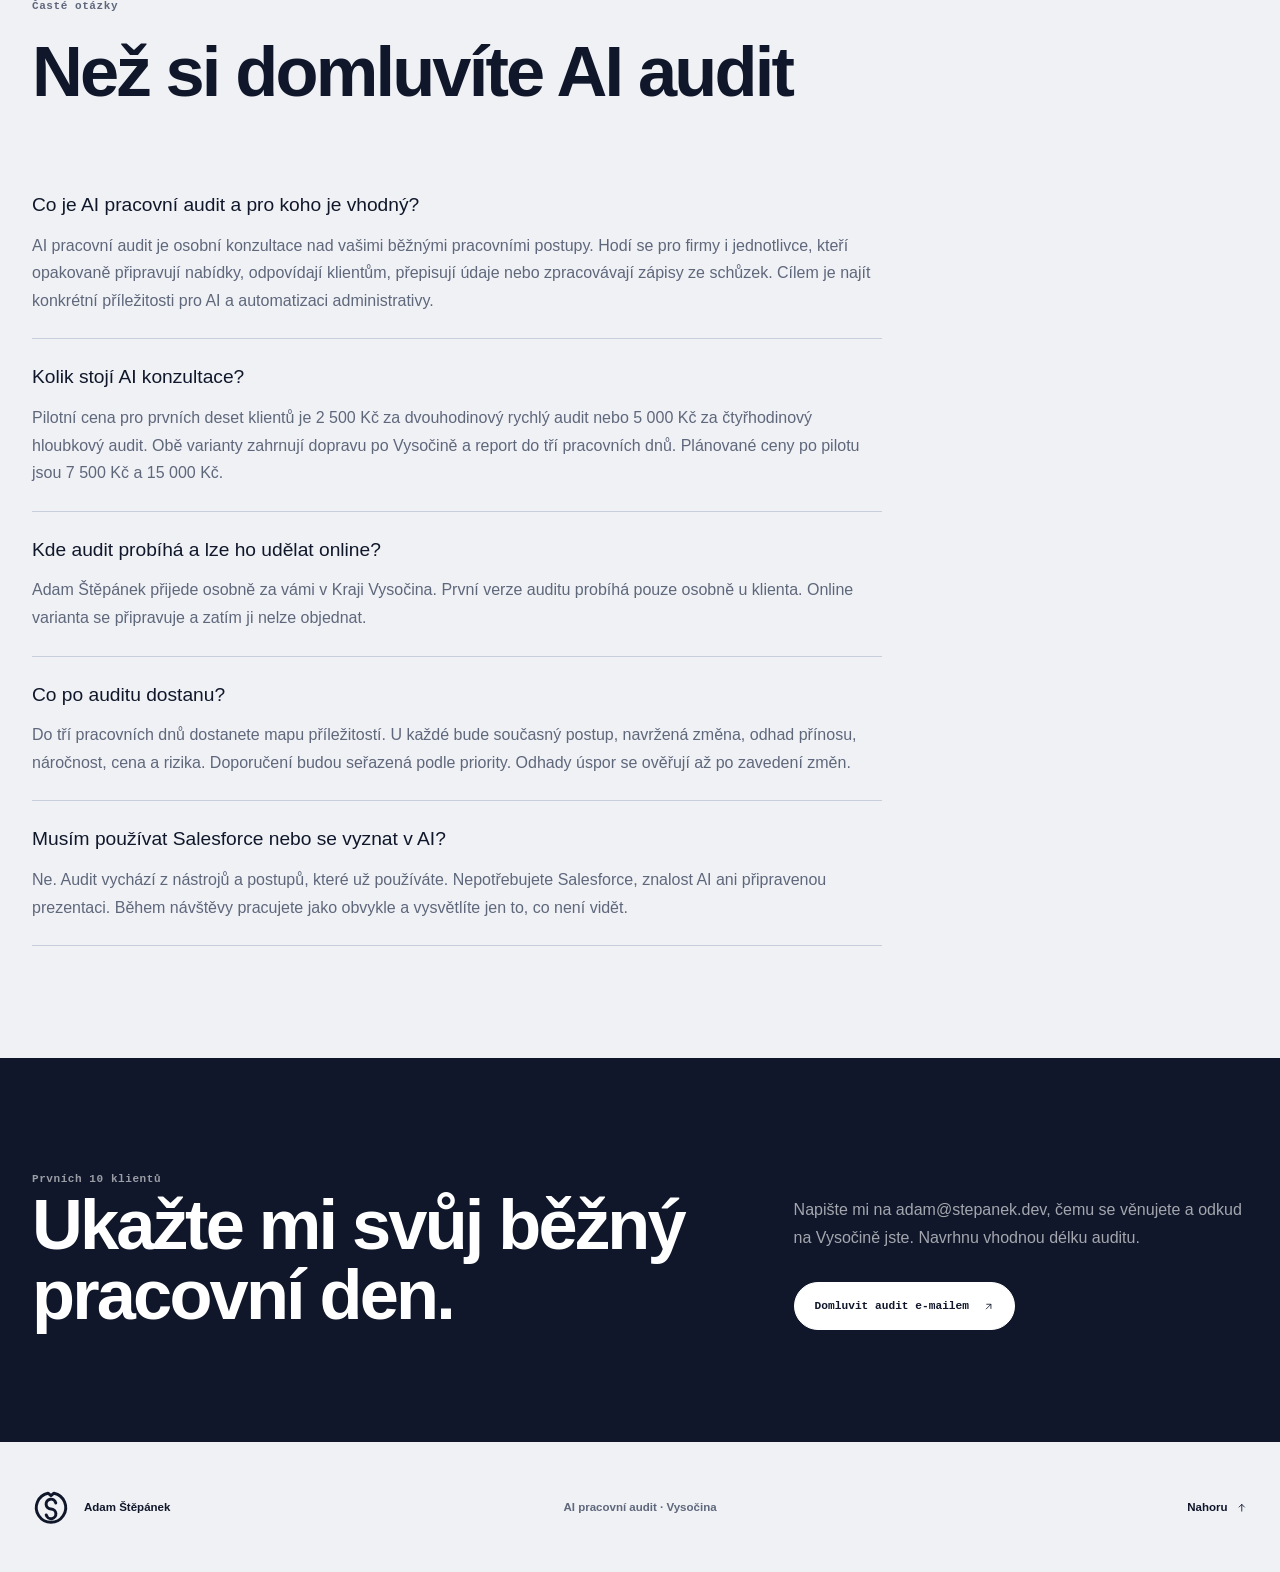
<file: consulting/index.html>
<!DOCTYPE html><html lang="cs"><head><meta charSet="utf-8"/><meta name="viewport" content="width=device-width, initial-scale=1"/><link rel="stylesheet" href="/_next/static/css/index.BdhB9t3L.css" data-rsc-css-href="/_next/static/css/index.BdhB9t3L.css" data-precedence="vite-rsc/importer-resources"/><link rel="stylesheet" href="/_next/static/css/page.CzTk3czV.css" data-rsc-css-href="/_next/static/css/page.CzTk3czV.css" data-precedence="vite-rsc/importer-resources"/><title>AI konzultace Vysočina | Adam Štěpánek</title><meta name="description" content="AI konzultace s Adamem Štěpánkem na Vysočině. Osobní audit pracovních postupů od 2 500 Kč, návrhy automatizace a report do tří pracovních dnů."/><meta name="application-name" content="Adam Stepanek"/><meta name="referrer" content="strict-origin-when-cross-origin"/><meta name="keywords" content="Adam Stepanek,Adam Štěpánek,Salesforce developer,Salesforce architect,Apex developer,Salesforce MCP,Salesforce AI,Czech Republic"/><meta name="author" content="Adam Stepanek"/><link rel="author" href="https://www.stepanek.dev"/><meta name="creator" content="Adam Stepanek"/><meta name="publisher" content="Adam Stepanek"/><meta name="format-detection" content="telephone=no, address=no, email=no"/><meta name="robots" content="index, follow"/><meta property="og:title" content="AI konzultace Vysočina | Adam Štěpánek"/><meta property="og:description" content="Osobní AI audit pracovních postupů na Vysočině od 2 500 Kč. Konkrétní návrhy automatizace a report do tří pracovních dnů."/><meta property="og:url" content="https://www.stepanek.dev/consulting/"/><meta property="og:site_name" content="AI pracovní audit · Adam Štěpánek"/><meta property="og:type" content="website"/><meta property="og:locale" content="cs_CZ"/><meta property="og:image" content="https://www.stepanek.dev/og.png"/><meta property="og:image:width" content="1731"/><meta property="og:image:height" content="909"/><meta property="og:image:alt" content="AI pracovní audit na Vysočině · Adam Štěpánek"/><meta name="twitter:card" content="summary_large_image"/><meta name="twitter:title" content="AI konzultace Vysočina | Adam Štěpánek"/><meta name="twitter:description" content="Osobní AI audit pracovních postupů od 2 500 Kč. Návrhy automatizace a report do tří pracovních dnů."/><meta name="twitter:image" content="https://www.stepanek.dev/og.png"/><link rel="shortcut icon" href="/favicon.svg"/><link rel="icon" href="/favicon.svg" type="image/svg+xml"/><link rel="apple-touch-icon" href="/icon.png" sizes="512x512" type="image/png"/><link rel="manifest" href="/site.webmanifest"/><link rel="canonical" href="https://www.stepanek.dev/consulting/"/><meta name="mobile-web-app-capable" content="yes"/><meta name="apple-mobile-web-app-title" content="Adam Stepanek"/><meta name="apple-mobile-web-app-status-bar-style" content="black-translucent"/><meta name="theme-color" content="#eff1f5" media="(prefers-color-scheme: light)"/><meta name="theme-color" content="#10172a" media="(prefers-color-scheme: dark)"/><meta name="color-scheme" content="light dark"/>
<script>
  try {
    const savedTheme = localStorage.getItem("stepanek-theme");
    if (savedTheme === "light" || savedTheme === "dark") {
      document.documentElement.dataset.theme = savedTheme;
    }
  } catch {}
</script></head><body><main class="_page_1pu6t_1" lang="cs" id="top"><script type="application/ld+json">{"@context":"https://schema.org","@type":"Service","@id":"https://www.stepanek.dev/consulting/#service","name":"AI pracovní audit","serviceType":"AI konzultace a audit pracovních postupů","description":"AI konzultace na Vysočině. Osobní audit pracovních postupů s mapou příležitostí pro AI a automatizaci administrativy, cenou a odhadem přínosu.","url":"https://www.stepanek.dev/consulting/","provider":{"@type":"Person","@id":"https://www.stepanek.dev/#person","name":"Adam Štěpánek","url":"https://www.stepanek.dev/","email":"adam@stepanek.dev"},"areaServed":{"@type":"AdministrativeArea","name":"Kraj Vysočina"},"availableChannel":{"@type":"ServiceChannel","name":"Osobně u klienta","serviceLocation":{"@type":"Place","name":"Kraj Vysočina"}},"offers":[{"@type":"Offer","name":"Rychlý audit – 2 hodiny","url":"https://www.stepanek.dev/consulting/#pricing","description":"Pilotní nabídka pro prvních deset klientů. 5–10 konkrétních příležitostí, top 3 doporučené změny, report do tří pracovních dnů a doprava po Vysočině v ceně.","price":"2500","priceCurrency":"CZK","availability":"https://schema.org/LimitedAvailability"},{"@type":"Offer","name":"Hloubkový audit – 4 hodiny","url":"https://www.stepanek.dev/consulting/#pricing","description":"Pilotní nabídka pro prvních deset klientů. 10–20 konkrétních příležitostí, hlubší mapa a seřazené priority, report do tří pracovních dnů a doprava po Vysočině v ceně.","price":"5000","priceCurrency":"CZK","availability":"https://schema.org/LimitedAvailability"}]}</script><header class="_header_1pu6t_13 _shell_1pu6t_8"><a class="_identity_1pu6t_28" href="https://www.stepanek.dev/" aria-label="Adam Štěpánek, hlavní web"><svg class="_identityMark_1pu6t_36" viewBox="0 0 256 256" aria-hidden="true" focusable="false"><path d="M128 51.707913 108 35.041246A99 99 0 1 0 148 35.041246Z" fill="none" stroke="currentColor" stroke-width="20" stroke-linecap="round" stroke-linejoin="round"></path><path d="M160.172621 100.656809A33 33 0 1 0 128 141A33 33 0 1 1 95.827379 181.343191" fill="none" stroke="currentColor" stroke-width="20" stroke-linecap="round" stroke-linejoin="round"></path></svg><span>Adam Štěpánek<small>AI pracovní audit</small></span></a><nav class="_navigation_1pu6t_50" aria-label="Hlavní navigace"><a href="#process">Jak to probíhá</a><a href="#output">Výstup</a><a href="#pricing">Cena</a><a href="#about">O mně</a></nav><div class="_headerActions_1pu6t_64"><button class="theme-toggle" type="button" aria-label="Switch to dark mode" title="Switch to dark mode"><svg class="theme-icon" viewBox="0 0 24 24" fill="none" stroke="currentColor" stroke-width="1.8" stroke-linecap="round" stroke-linejoin="round" aria-hidden="true" focusable="false"><path d="M20 15.2A8.2 8.2 0 0 1 8.8 4a8.2 8.2 0 1 0 11.2 11.2Z"></path></svg><span class="theme-label">Dark</span></button><a class="_headerCta_1pu6t_71" href="#pricing">Chci audit</a></div></header><section class="_hero_1pu6t_105 _shell_1pu6t_8"><div><p class="_kicker_1pu6t_114">Osobně na Vysočině · pilot pro prvních 10 klientů</p><h1>AI konzultace<span>na Vysočině.</span></h1><p class="_heroIntro_1pu6t_146">Jsem Adam Štěpánek. Nabízím AI pracovní audit, osobní konzultaci zaměřenou na využití AI a automatizaci vašich pracovních postupů. Ukažte mi, jak pracujete. Najdu, kde vám AI může vrátit čas. Přijedu za vámi na Vysočině. Dvě nebo čtyři hodiny pracujete jako obvykle. Já mapuji opakování, ruční přepisování a zbytečné kroky. Dostanete konkrétní doporučení s odhadem přínosu, ceny a náročnosti.</p><div class="_heroActions_1pu6t_174"><a class="_primaryButton_1pu6t_72" href="#pricing">Chci pilotní audit <svg class="_inlineIcon_1pu6t_99" viewBox="0 0 24 24" fill="none" stroke="currentColor" stroke-width="1.8" stroke-linecap="round" stroke-linejoin="round" aria-hidden="true" focusable="false"><path d="M12 5v14"></path><path d="m6.5 13.5 5.5 5.5 5.5-5.5"></path></svg></a><a class="_secondaryButton_1pu6t_73" href="#process">Jak to probíhá</a></div></div><aside class="_ledger_1pu6t_189" aria-label="Ukázkový výpočet potenciálu"><div class="_ledgerHeader_1pu6t_213"><span>Ukázkový výpočet</span><span>Pracovní záznam</span></div><dl class="_ledgerRows_1pu6t_230"><div><dt>Pozorovaný úkol</dt><dd>Tvorba nabídky</dd></div><div><dt>Současný čas</dt><dd>18 min × 12 týdně</dd></div><div><dt>Dnes</dt><dd>187 h / rok</dd></div><div><dt>Po změně</dt><dd>52 h / rok</dd></div></dl><div class="_ledgerResult_1pu6t_263"><span>Odhadovaný potenciál</span><strong>135 h</strong><small>za rok</small></div><p>Ilustrační příklad, ne příslib výsledku.</p></aside></section><section class="_definitionBand_1pu6t_304" aria-label="Vymezení služby"><div class="_definitionGrid_1pu6t_309 _shell_1pu6t_8"><p>Není to školení ChatGPT ani seznam nástrojů.</p><strong>Začínáme vaší skutečnou prací.</strong></div></section><section class="_section_1pu6t_122 _shell_1pu6t_8" id="process"><div class="_sectionHeading_1pu6t_122"><p class="_kicker_1pu6t_114">Jak to probíhá</p><h2>Jak probíhá AI audit pracovních postupů?</h2><p>Není potřeba nic nacvičovat. Čím běžnější pracovní den uvidím, tím užitečnější bude výstup.</p></div><ol class="_processGrid_1pu6t_363"><li><span>01</span><h3>Pracujete jako obvykle.</h3><p>Nepotřebujete prezentaci ani připravený seznam problémů. Děláte svoji běžnou práci a průběžně vysvětlujete jen to, co není vidět.</p></li><li><span>02</span><h3>Mapuji opakující se činnosti.</h3><p>Zaznamenávám čas, četnost, vstupy, výstupy, používané nástroje, potřebu lidského úsudku a citlivost dat.</p></li><li><span>03</span><h3>Dostanete konkrétní mapu.</h3><p>U každé příležitosti uvidíte současný postup, navrženou změnu, odhadovaný potenciál, náročnost, cenu a rizika.</p></li></ol><p class="_deliveryNote_1pu6t_404">Hotovou mapu příležitostí dostanete do tří pracovních dnů po návštěvě.</p></section><section class="_outputSection_1pu6t_335" id="output"><div class="_shell_1pu6t_8"><div class="_sectionHeading_1pu6t_122"><p class="_kicker_1pu6t_114">Co dostanete</p><h2>Co dostanete z auditu AI a automatizace?</h2><p>Každý návrh zasadím do vašeho procesu, odhadnu jeho přínos a pojmenuji, co bude stát jeho zavedení.</p></div><div class="_reportFrame_1pu6t_415"><div class="_reportTopline_1pu6t_214"><span>Ukázka mapy příležitostí</span><span>Odhady se ověřují až po zavedení</span></div><div class="_tableScroller_1pu6t_425" role="region" aria-label="Ukázka výstupní tabulky"><table><thead><tr><th>Činnost</th><th>Dnes</th><th>Návrh</th><th>Potenciál</th><th>Náročnost</th></tr></thead><tbody><tr><th scope="row">Odpovědi klientům</th><td>Ruční opakované psaní</td><td>Návrh odpovědi podle kontextu</td><td>Odhad v h/měsíc</td><td>Nízká</td></tr><tr><th scope="row">Příprava nabídky</th><td>Kopírování mezi dokumenty</td><td>Řízená šablona s kontrolou</td><td>Odhad v h/měsíc</td><td>Střední</td></tr><tr><th scope="row">Zápis schůzky</th><td>Ruční poznámky a přepis</td><td>Strukturované shrnutí</td><td>Odhad v h/měsíc</td><td>Nízká</td></tr></tbody></table></div><div class="_priorityGrid_1pu6t_381"><div><span>01</span><strong>Udělat dnes</strong><p>Malá změna s okamžitým přínosem.</p></div><div><span>02</span><strong>Udělat tento týden</strong><p>Praktický krok, který potřebuje přípravu.</p></div><div><span>03</span><strong>Větší projekt</strong><p>Silný přínos, ale také integraci nebo změnu procesu.</p></div></div></div></div></section><section class="_section_1pu6t_122 _shell_1pu6t_8" id="pricing"><div class="_pricingIntro_1pu6t_354"><div class="_sectionHeading_1pu6t_122"><p class="_kicker_1pu6t_114">Pilotní nabídka</p><h2>Kolik stojí osobní AI konzultace?</h2></div><p>Pilotní cena platí pro prvních deset klientů. Doprava po Vysočině a report do tří pracovních dnů jsou v ceně.</p></div><div class="_pricingGrid_1pu6t_498"><article class="_package_1pu6t_215"><div class="_packageTopline_1pu6t_215"><span>Rychlý audit</span></div><h3>2 hodiny</h3><p class="_price_1pu6t_546">2 500 Kč</p><p class="_laterPrice_1pu6t_523">Plánovaná cena po pilotu: <!-- -->7 500 Kč</p><ul><li>5–10 konkrétních příležitostí</li><li>Top 3 doporučené změny</li><li>Report do tří pracovních dnů</li><li>Doprava po Vysočině v ceně</li></ul><a href="mailto:adam@stepanek.dev?subject=AI%20pracovn%C3%AD%20audit">Domluvit audit e-mailem <svg class="_inlineIcon_1pu6t_99" viewBox="0 0 24 24" fill="none" stroke="currentColor" stroke-width="1.8" stroke-linecap="round" stroke-linejoin="round" aria-hidden="true" focusable="false"><path d="M7 17 17 7"></path><path d="M8 7h9v9"></path></svg></a></article><article class="_recommendedPackage_1pu6t_507"><div class="_packageTopline_1pu6t_215"><span>Hloubkový audit</span><strong>Doporučuji</strong></div><h3>4 hodiny</h3><p class="_price_1pu6t_546">5 000 Kč</p><p class="_laterPrice_1pu6t_523">Plánovaná cena po pilotu: <!-- -->15 000 Kč</p><ul><li>10–20 konkrétních příležitostí</li><li>Hlubší mapa a seřazené priority</li><li>Report do tří pracovních dnů</li><li>Doprava po Vysočině v ceně</li></ul><a href="mailto:adam@stepanek.dev?subject=AI%20pracovn%C3%AD%20audit">Domluvit audit e-mailem <svg class="_inlineIcon_1pu6t_99" viewBox="0 0 24 24" fill="none" stroke="currentColor" stroke-width="1.8" stroke-linecap="round" stroke-linejoin="round" aria-hidden="true" focusable="false"><path d="M7 17 17 7"></path><path d="M8 7h9v9"></path></svg></a></article><article class="_remotePackage_1pu6t_396" aria-label="Remote audit připravujeme"><div class="_packageTopline_1pu6t_215"><span>Remote</span></div><h3>Online audit</h3><p class="_remoteStatus_1pu6t_591">Připravujeme</p><p>První verzi dělám pouze osobně. Online variantu otevřu až po ověření metodiky v praxi.</p></article></div></section><section class="_trustSection_1pu6t_336" id="about"><div class="_trustGrid_1pu6t_605 _shell_1pu6t_8"><div class="_aboutCopy_1pu6t_58"><p class="_kicker_1pu6t_114">Kdo přijede</p><h2>Adam Štěpánek</h2><p>Osm let stavím a zjednodušuji podnikové systémy. Vystudoval jsem obecnou matematiku a dnes propojuji praktickou práci, automatizaci a AI při každodenním vývoji softwaru.</p><a href="https://www.stepanek.dev/">Zobrazit zkušenosti a projekty <svg class="_inlineIcon_1pu6t_99" viewBox="0 0 24 24" fill="none" stroke="currentColor" stroke-width="1.8" stroke-linecap="round" stroke-linejoin="round" aria-hidden="true" focusable="false"><path d="M7 17 17 7"></path><path d="M8 7h9v9"></path></svg></a></div><div class="_privacyBlock_1pu6t_124"><p class="_kicker_1pu6t_114">Soukromí</p><h2>Klientská data neopouštějí audit.</h2><div class="_privacyRules_1pu6t_397"><div><h3>Co vidím</h3><p>Během návštěvy mohu vidět dokumenty, komunikaci nebo systémy potřebné k pochopení vaší práce.</p></div><div><h3>Co dostanete vy</h3><p>Váš report může obsahovat podrobnosti vašich vlastních postupů a doporučení určená pouze vám.</p></div><div><h3>Co lze zobecnit</h3><p>Anonymizovaný vzor pracovního postupu si ponechám pouze s vaším výslovným souhlasem.</p></div></div></div></div></section><section class="_section_1pu6t_122 _shell_1pu6t_8" id="faq"><div class="_sectionHeading_1pu6t_122"><p class="_kicker_1pu6t_114">Časté otázky</p><h2>Než si domluvíte AI audit</h2></div><div class="_faqList_1pu6t_154"><article><h3>Co je AI pracovní audit a pro koho je vhodný?</h3><p>AI pracovní audit je osobní konzultace nad vašimi běžnými pracovními postupy. Hodí se pro firmy i jednotlivce, kteří opakovaně připravují nabídky, odpovídají klientům, přepisují údaje nebo zpracovávají zápisy ze schůzek. Cílem je najít konkrétní příležitosti pro AI a automatizaci administrativy.</p></article><article><h3>Kolik stojí AI konzultace?</h3><p>Pilotní cena pro prvních deset klientů je 2 500 Kč za dvouhodinový rychlý audit nebo 5 000 Kč za čtyřhodinový hloubkový audit. Obě varianty zahrnují dopravu po Vysočině a report do tří pracovních dnů. Plánované ceny po pilotu jsou 7 500 Kč a 15 000 Kč.</p></article><article><h3>Kde audit probíhá a lze ho udělat online?</h3><p>Adam Štěpánek přijede osobně za vámi v Kraji Vysočina. První verze auditu probíhá pouze osobně u klienta. Online varianta se připravuje a zatím ji nelze objednat.</p></article><article><h3>Co po auditu dostanu?</h3><p>Do tří pracovních dnů dostanete mapu příležitostí. U každé bude současný postup, navržená změna, odhad přínosu, náročnost, cena a rizika. Doporučení budou seřazená podle priority. Odhady úspor se ověřují až po zavedení změn.</p></article><article><h3>Musím používat Salesforce nebo se vyznat v AI?</h3><p>Ne. Audit vychází z nástrojů a postupů, které už používáte. Nepotřebujete Salesforce, znalost AI ani připravenou prezentaci. Během návštěvy pracujete jako obvykle a vysvětlíte jen to, co není vidět.</p></article></div></section><section class="_contactSection_1pu6t_337" id="contact"><div class="_contactGrid_1pu6t_125 _shell_1pu6t_8"><div><p class="_kicker_1pu6t_114">Prvních 10 klientů</p><h2>Ukažte mi svůj běžný pracovní den.</h2></div><div><p>Napište mi na <a href="mailto:adam@stepanek.dev?subject=AI%20pracovn%C3%AD%20audit">adam@stepanek.dev</a>, čemu se věnujete a odkud na Vysočině jste. Navrhnu vhodnou délku auditu.</p><a class="_contactButton_1pu6t_74" href="mailto:adam@stepanek.dev?subject=AI%20pracovn%C3%AD%20audit">Domluvit audit e-mailem <svg class="_inlineIcon_1pu6t_99" viewBox="0 0 24 24" fill="none" stroke="currentColor" stroke-width="1.8" stroke-linecap="round" stroke-linejoin="round" aria-hidden="true" focusable="false"><path d="M7 17 17 7"></path><path d="M8 7h9v9"></path></svg></a></div></div></section><footer class="_footer_1pu6t_57 _shell_1pu6t_8"><a class="_identity_1pu6t_28" href="https://www.stepanek.dev/" aria-label="Adam Štěpánek, hlavní web"><svg class="_identityMark_1pu6t_36" viewBox="0 0 256 256" aria-hidden="true" focusable="false"><path d="M128 51.707913 108 35.041246A99 99 0 1 0 148 35.041246Z" fill="none" stroke="currentColor" stroke-width="20" stroke-linecap="round" stroke-linejoin="round"></path><path d="M160.172621 100.656809A33 33 0 1 0 128 141A33 33 0 1 1 95.827379 181.343191" fill="none" stroke="currentColor" stroke-width="20" stroke-linecap="round" stroke-linejoin="round"></path></svg><span>Adam Štěpánek</span></a><p>AI pracovní audit · Vysočina</p><a href="#top">Nahoru <svg class="_inlineIcon_1pu6t_99" viewBox="0 0 24 24" fill="none" stroke="currentColor" stroke-width="1.8" stroke-linecap="round" stroke-linejoin="round" aria-hidden="true" focusable="false"><path d="M12 19V5"></path><path d="m6.5 10.5 5.5-5.5 5.5 5.5"></path></svg></a></footer></main><script>
  (() => {
    const button = document.querySelector(".theme-toggle");
    if (!button) return;
    const media = matchMedia("(prefers-color-scheme: dark)");
    const readSaved = () => {
      try {
        const saved = localStorage.getItem("stepanek-theme");
        return saved === "light" || saved === "dark" ? saved : null;
      } catch { return null; }
    };
    const apply = (theme, persist = false) => {
      document.documentElement.dataset.theme = theme;
      if (persist) {
        try { localStorage.setItem("stepanek-theme", theme); } catch {}
      }
      const next = theme === "dark" ? "light" : "dark";
      button.setAttribute("aria-label", "Switch to " + next + " mode");
      button.setAttribute("title", "Switch to " + next + " mode");
      button.innerHTML = '<span aria-hidden="true">' + (theme === "dark" ? "☀" : "◐") + '</span>'
        + '<span class="theme-label">' + (theme === "dark" ? "Light" : "Dark") + '</span>';
      document.querySelectorAll('meta[name="theme-color"]').forEach((meta) => {
        meta.setAttribute("content", theme === "dark" ? "#10172a" : "#eff1f5");
      });
    };
    let theme = readSaved() || (media.matches ? "dark" : "light");
    apply(theme);
    button.addEventListener("click", () => {
      theme = theme === "dark" ? "light" : "dark";
      apply(theme, true);
    });
    media.addEventListener("change", (event) => {
      if (!readSaved()) {
        theme = event.matches ? "dark" : "light";
        apply(theme);
      }
    });
  })();
</script></body></html>
</file>
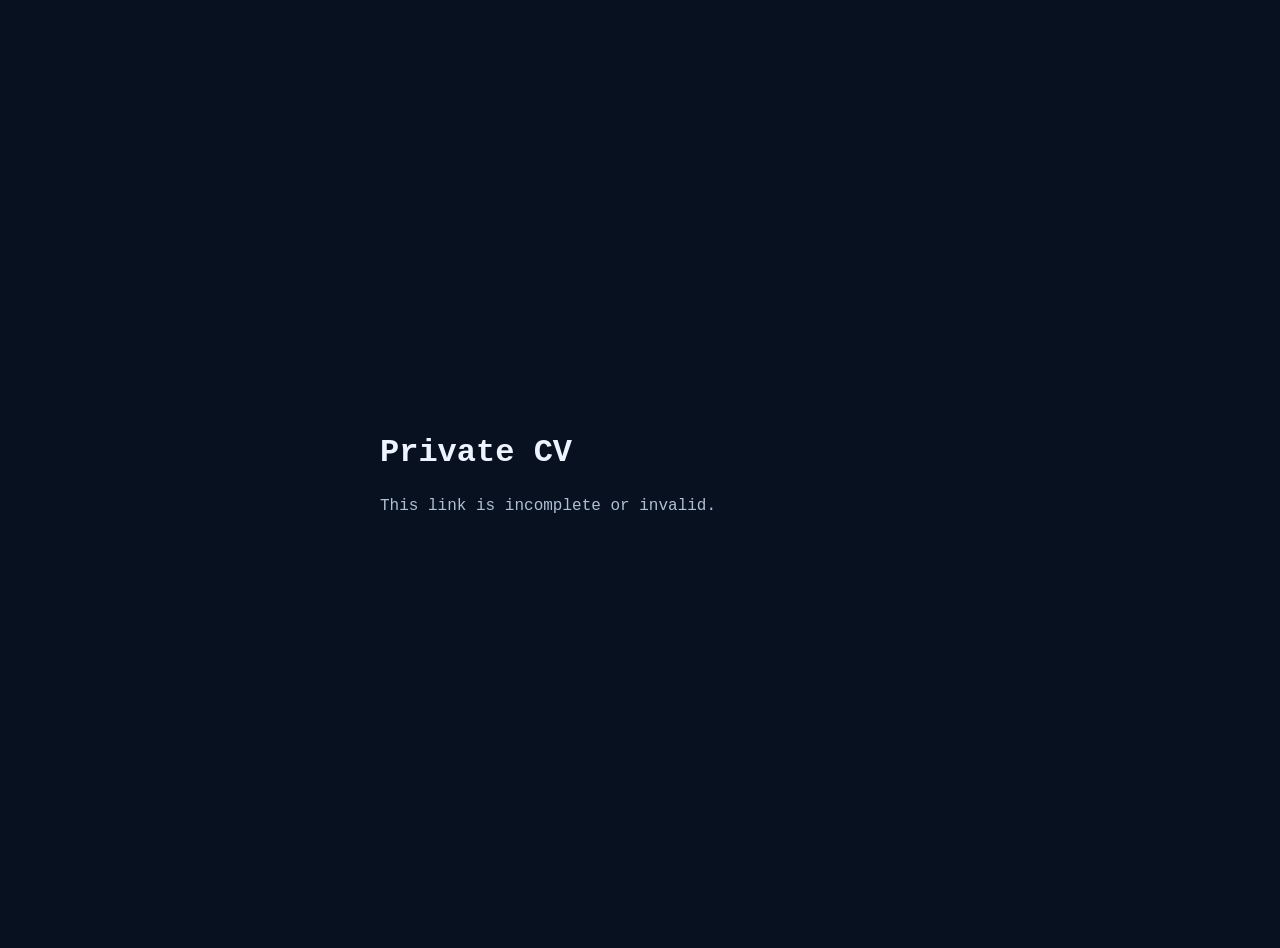
<file: cv/index.html>
<!doctype html>
<html lang="en">
  <head>
    <meta charset="utf-8">
    <meta name="viewport" content="width=device-width, initial-scale=1">
    <meta name="robots" content="noindex, nofollow, noarchive, nosnippet, noimageindex">
    <meta name="color-scheme" content="light dark">
    <title>Private CV · Adam Stepanek</title>
    <style>
      :root { color-scheme: light dark; font-family: ui-monospace, SFMono-Regular, Menlo, monospace; }
      body { min-height: 100vh; display: grid; place-items: center; margin: 0; padding: 24px; background: #07111f; color: #edf4ff; }
      main { width: min(520px, 100%); }
      p { color: #b0bfd2; line-height: 1.65; }
    </style>
  </head>
  <body>
    <main>
      <h1>Private CV</h1>
      <p id="status">This link is incomplete or invalid.</p>
    </main>
    <script>
      (() => {
        const keyHex = location.hash.slice(1);
        const status = document.getElementById("status");
        if (!/^[a-f0-9]{64}$/i.test(keyHex)) return;

        const keyBytes = new Uint8Array(keyHex.match(/../g).map((byte) => parseInt(byte, 16)));
        const packed = Uint8Array.from(atob("jbnxwLF7kHL28LibeBMWc46VCltyfFru6DyUMSv6D7+8mdY9yMtXiSe/eKsfhnI/DoL/pMnfpjt7R9xli3T7rsC441rAF6EtI3xWZoiAv9QcD2nJEYKQP/be/1St0bmTyLLd3+c21Q88kF8hhc33qT/CxOub3mFIwfeUGsVbdoQXpaoMg7YNcvi48fvnObVint9Cxfn4fShsG9yuqAA4s8lMGBRDofaC4n4fdr0uyOPFydNtgp2An5R+OI15lJ5kBBaVnFeXqLkSyK0M6pMgy/mZpsP/N8sYZWa/3U2W6tRRPeNK1x+joEWveM+Lc5iL/LnRo5cxp8+GYnMgpuTUgiN6GVqICMy1mbQ63yZtKVVFf4zx7HvZhA18c2n6fpe3xWYx5bTuN25G2ywFeYitz0lcX7xdZ2yOK2gtVkykr6auu6Ky/Vz4SqHcS/n3LBAawmDO0O0p244d/j+LZuzd3PbLRtgd99BNweDTidDQvcyI+j1XYDtGjFIUK8guxm74gufsA5Hizht7NqHBmkoWPcaiJW4Bo1482zPxN9jUep3eiQvlcoVU8tdNQ3Tzx/72i+fIjJmRFw15P/HfEp4wgcUAwcqhybYnCRR4SQxGL/F1cE+hvBuDZ0hxbzyaKozsriPulVN8EVzB2D5tW2i4YBLqFB433ISbQxMk2aPaAIfMBGGGw679i7d6N5IpEE2UUfnXJVUqIldhJybI9d331zPWgsgCtJ8knOzqP2/A6ttpaiD2qwBx4SjV/TIMdec7bLhx48VEdNLf8ghv059zN/4p+nkvc00m8jGw41SMjDRlquuqqe8SnkuuxFWZxF7kKmKHW1EM+ysHXz9TvUaENQiNfJKHvXhoqQjzEnhGW3Tpkmjsh1ZkfOdENWCHGT2ujgWNaao9g0go7jKnra53fjx/2j/UFmqibquPUjS41zDD3fbYBZZLqi4TlRaNBbPHfozEr/CzyTxvLuDOXk8ebYQSqkk9qazYAfV0f5jf3sN+T85SUwmGwIKrIrmFckORHouRXl2ORj+eXYrM0gISwBY5pGSYIRVTW2lExuoSSakUO3CzImNVz09V891TFtVpzzQ+ZqQGOKugpt7RbiKm/IEmMgkl4PGYHUJGtLgwe/[base64]/ykn6hY3XIBRyiNt8cgfXzydkETyhea6oZU6BRJG7by+0cCVxPppTniF0P06kKj6DipEgzcS/LWJRhK5AQGQfzxBVHplq10mznsufiiHoGJdlhMrwRyllUZ5OsJLYFrQTmZoASMu51Ge4/f++rzgyukH9oFm0KCDFi4LOuGSg2ZmMCIQTOhtKFhzb3mGm6e76SzXx1YA3hlha0q3qCzqPISSC7YoKDvUHgkgl3p5+2g8+cflfRNlsE59ZToU8sBsW/LqfupJ8MXlwB/n0IV+MdJ7RvsW6LjVHGBMQSBQ9ClmQWRPqYCqRlJTp2llaIZovmOYnKFiQBvJV8tKUUserDwUSH4JGpx1Zx7DzCS/INTxSGrbRngA2P4C24CRmpLeuO3wSFItnLduYfmE5M3V6rdLglrrCdW0elf/3EdFDX00rSeVUbzQLndPtD87pwbhA7u85XCVypVxP/qaNM+fAIIV7neTAPbt6sSX8BqDlBe2w/qD71zFUmbAyHsxX14FjLeYoWeiNTdE4vfAXttLiSgyzyi7+MG0/VNsw/Bi63mCYhFC6yygw9N3SCVspeujWI6490peVRldj8XBMteChVm5a55H/byPFnBfEoGLn2on4gBpNZpkjNNTUjGQBEkF0QOTAEntZ8D9C5ULN+RWVUJ9q20JNgfBtdFm/9FmNIq13IWPiJ890MX1v9n7fCfImMZREkhBb8bfsFCLmxqBuPBcRDd2xBfJZyUVQxA4RLJZs3l2TmT/CWMFAjUem+gGdIJoMWSmqngn3krprDEyrwtNiNWSJox1HSMpDKNIZOZna9eL8jmTlUt4o/oLr/uhziMSvMU/TI2wpS4ouivB+xOM6euuU5QBJwY1auRkIO/aZBSskVnSOcE2lPj+3G8a5jFYT2gmDqPEhMgiGlKjGspLTtk9+bERFBlrbZhKrw3/ipymeeCdlJzJpV5Bcv5u4AuGuPmkPqZIDEJTY0ZDijl8k5zOIaMe2YIgWoF6Jsh0N0O97z7NE7XMowV324gsSpyGQlBSBi6/WYFpOvnUW1WUm0AKtLHsvhvxzgrMaaJWEe7nkHi4+gpV8ENFefYhAF0TOFGivo/n4c70lNfOJQIh0GERCKJl47dtpcX+jSEvmTEsVarrbuq0ufDlHJxQNCfGYAjYEaJm/6+N3W+MwS5iEwld0wpD4JYX6VYg+cywsrzneofFVdOn63Fvfi6Ycwcd5axSsSB053IMuomtkJ41qlyeCBJnkF+IGM4dBt1tmEt1si/SmTBqm0YfPtC1+xwTYMeMtYACR6+vfOe7bssn/9eGD93u7UmqlxpJSAq9uqp8rOmvu5qStC6kv+QKSI09QMV/Iluwzfby3J6Y8D0RoZ7vLBfECIKmE6Fs7Vcr7AgpRKj6bZltxACpbaADjyov0dfBoodCY/BdWyX54CDiXQIZGurCXPNoSv2T8VeCqXp9A49WV3q/te4uLpkkpcQ2dVliL6v5xXpXkRuCI8cnhI/QIx9KLhWPAd2nfmdf4v4Z1Xcvnkabx4+DPskSYbeAtdfFTB61uV+Yr8C/WMSs2YudKOFvp7LxMYgUWjHSTRvVnSNAqQxEKxYPOY0IpiGVNLMb0SbWZfREEbu2HwY8LXPWEoiIkbDwoz7lcEkB3/j+i1ysMd/7mhPqLm1D4Um4RtdF7VOXfveTX2zJ5jlo53kCzg+DHHho5GMHEEjxmK9eiULg+CRGHM9KBKrBdT8VBd5v/s1hoWxVn+JBcZvnNB3JWuI+w4By36baXNotVCx86wDpeejRebx4gR8Pq7eWGIzIZ7VBGM1HZ4PUP5dvzp2+x1iFKddageSJbp0Q0kT4j5XhnJxl9KOP7GN1qMeGT8bq/Zwmu5AGaWzlvdjYNyKHG0kBbTVMzzoCRsvUDW/0TOa9RmEXHlO+b1mM5BTyCMJ+euzZWRAjef5qYaDL3QBJwN/QT/KJz4f89e0ekqHI9zErv0r9FupJ9NiR5vG5dB+mDsbSTfEmv1p0qcNeBHDQ6dcSAJ2HrqR+gKRyumSfKZRA6T2mGsjLWwQMZimkvK1LPMCFy1JRcxRlu/W3VIeacoAhs1NKz706NKuTl3bFDJo3hj3S9+pq7lnMk4gjkuIEl1DN89zoLNGJZRMStavwcrpDIsz9FjzURSHVnk9+nECTi8Zgs38thXCuvH8NdTHsvXqgpNyFB/oHLIuhlJhu6Uc1YTd2yGI3ynpZa/YkNibWF3V3w1aMGQWGfY8WWFehkbbVfIBR951z72PCTVjdNCBGH/pOReTW8V/XEOiyMv+7kTOAP/6W6lNbi33zJo9nQ/zrDi40qiBJExkdUln+203zkIxQ1QoXzgcYyHQZtNbSSqeSa5BUglb8yAO7aioNNbpjB5zIqcb16WU/z8BVZTBNirAPcvVuM1+dtEeK+0LP2Alj/24wgbr8jWokWFNMpyFtBVlxTckdYbtLScjA/v18eJTOTWGf4yjOGb2aKXNgVXSqqxME/9/lDx5IeXL4cJzHWZlpiuWIbJHtgz6iePB2ieuu+sPFaptEpuQtX0I4h6abugP17ghHBlk9jmSxML1QVd1rH5/c2RKBxMrKsXQ7Mh/R8UjbktqMRdeBDS/MhpjbgHXHihSM3qZa5LRNCXR1TvUrpOuIM/hfMGMbSORvcKdaYfpA2Arl5nJEnd9KBQ7l/n+7Y9f+lp361FXS5Z1pCaNXCsq+HFIkVyz1dDwcXTK8QwLqE3wJudfz7LWEGHTbOp8OxsCP/Nm5UyCXXINTDZRKc1pD1sNG4ieD82hSzmd6HuALj+QxDzUmos6S7EDUnp2s5E4smsxzDI6j1gT99aIC811G4NzEr7sU2GE+WLujpHfPMReK/iJQrXijHYfxymsV4PmXV+V/qKkyCttXaZvD8OZID5LBxtG9yvU5NTULScGEeh5MOugHSNYMKQTpbHcHtBJliMgWx9eVqqdlEVAyChA7yWkZ+t/fIDsPdWyMBgo3ljw6g0Z96ztwc/pgBp7Yalu6X/ogxDCwvHgjZzSnpMZUL0HeZEt+JaRTblpQlGkITQIDhRWQVtAj19+mnTRmq0HR3f4cziI6D7Bh4YlKr3JvH7wl7G4SvVNBelyv+CoVtLK5hlEEDT1Irfg0cKeFTWB01AKlqqPrgK9q4/CYfbMZ9lSbtO15dM3mbvS7mWrJmX6aZt4lubMyzw9Hjj76YLMIvrtIkCmAlM6nwAnoSMYKA4xODB5i8abtutviAHyF8pkhVtryQeFvxJGbAnfEuR6nyBuURnaJUI7pRjpniNcoZ3mHr0cl6Pj33PFtmnGPyxKirvXZgUnje26qTWFh0oNfwZJVJV1GpO827/e6g07stY2VOJ4N9GkRMtWBJF1RmZ1HG8AP8CErlSAX7dysyKhv5sieZ1MGwMHqa71xU3L9AfmwI5O48auNQKXkJ9GlatANFPfpPd23Vbg66Ql2QWAaqQt1zzOiUdhtIJM+3T8oqqUa+SAcpfBUWZmE3sdDoMoxFFqZUCx2NuI81kv6jW/tBmKF1iGKrnsEzA8LFwnPxmdxzXlG3Aga4YmQwYOKqRaDPETyE/nSaf4AXs/mw7yUu8/uyYCbjThRidNwH0x+5LRcU6C7GRIWazuUKRbumfbncY0FfCTuPT1253EtFlYndZnfkex1vBH1FCEZKAc4YpHCohZih6ybPOTFeakDmnxzvVEA7UnE1Zj1J3T7CyQ8S9byN9h7bKrERs+BU/[base64]/IE+P+svW/pvG68A5sRlQUASy6TRE8tU/4nNgKsqTstzW9l1ek0JH+jUg0qN2x1rhJuK1aWO85SBYo522sUia9Lh/mti1rqNmI6bRKUrWOeb64w0/g728b8kFy1D3rw1EkL6libTV1PC25cBe17oCLiFtRMpUcHdV8pRKrkJO6p4IcNBBlUhx3tbYmvF5uivzK1umCPqgeIXqefSedA8hs53m6C+Ev+SDmKAgZacgPICwEMNRWFeGhR8d+cYSMIva79QdHsBQD84WHYSMxzB0yQfz+CeOy4G/22qTQqCssGJ5T8k7xqD2fwf/r0zzxZeLpx5IJoiKw2FY6XBeC+gJ9An2FGCnx2PxafDPpK3ky1njNUfe/aI7rE+iL6KGLZ1aI70Hq7CPR/F0vc6gM/MOMT2y3eQnko4F8FVxDJQWS+Y1x8dZ8TPeU0KTq9ajlHRbLgY4/CTSTWjckxrJIXNb28uvWz1I83YU+sWh0njA3EJPYfWuCtP4RGGX1Vh8u373aXS9O6Z7VqYyoFKoxM2NrQU2kFmg6E5S9RZ3R140z4NnCe+qZtoiB/D/Js4wr5EG7zWeVPR1C2ppQbIX3zUJyr2iPbk32Km1Atm9Aq4kOZXm7xy100drWZfMcazp63nk/3D9mMDR2JCxsYg5fWS2xR7y4uJSs+wlwwsrB6zgckc4ISomiNunTN2T4WXt7sK+h07GKjkblqvSsDqyHJr3/VEHi3fLgOQ3K8Dhja2rVm48nWn9JOd7BGjhJvwQFVQbEwgLS+FjITezf6Qys8Es1FJRMo4sOLpoJA+CG0KKtJUk5yU4vY2DIFobI54YZgUoeHxfHVRjgoQ0x+a5ZsGI/MZgZfNsiZdFEyPJ4ZJFc6ypKV5EkLX6BGum4Z1tznkun12r14S02qwLIjjD/DJSAo9rLg+6yG4Nk9yPosGdcftKRA2d8WZMjxTibUwpafbpxLsoAsnknBOirnltQqi7UCEWEcFw002YR3ee259raSPNBrvUdS73DNUK2mMSlF0GVazv08p/CllY/9QmrPszntFwKOGBeY9xunm4+DcCptqAaMF6GYyxIyArd/Zln5ehSkVzuF2IKufVTB0umySWQEszNck5HxS2pDe/ThOVmtUqcHuYXghxSzx0uH6ZPSIIPG9uydYX7mAxIaI0wNiKUNzz260R9vrZv0Pd7fbRNmluHTvMuoVDGvuQruFSRe42ayzHV39U13owa9Hl7kaZ0c3iZLBj3/RRkLHI+VOGLHIwbXdn46L7PhoW7ziTnJhlPEabVuSiS1HdcObUMzAiF2fQK2py6zvQXDqcPRFsNk/1rW7FdFHhiWnYPjwbtt/DUnpEybIn2/cYsKHgPPZfB2q1RYrhXUx4mSL9X7NcwWNorsIhw5uwnvGGf9JQM4MIGcdeR6rW8sOgqTATdkT9UfzO27ewqNOEcxCZjPaIa3oWs1BeHuTVigo2cPLhJs1I1eLBbZd6sdFyQXQPqgwJJ0IyCbWtOCzp7Wi//ebpAPIh/jofBGTO/XHx+kyE2RgdV+IH35tRdhwBeD6dntgMxmA/WGjrYXm0UFZp+HD2ZdExa3perv/hhl5/HcaHw02T1eJT4MQU5PvdQ6dVJXtcBrAGzAQ4459fs+wvdMuO1RAuICddg/Ob2WHcBbByH6ak2XZ78cCR5MD0u/BPYXAGIhMSSXPnDcnAC+9bjgTo8rAUIYvxF42rKC2J24hD3lEFMCM2sN2z1CLsycKVlIJ/qGOAVKC25gs2Tv6uhS1sXE368YdF5vHZP3NYZ/chrnLdyokRs38UMwDZCW1f95pB5RiMyaa+awq9ZpZCH/Xihias8SNfd41tuRVBNKBHcrkJPP0K1OMZaf5n2/WZkVsrsau38mOJinhztkf5QXhjQ1/v8nUyFzl8jHJl0fQyRy+ZnKMcslI36RpvCOyc7PNYrIQSCbMpcldxzOlneHrg9r6Zf8LlW0IzBKMYeIEZAnqnpSjrsJbk04ysrIxxsi4udzPsphoz7UciOnNWQ6E86XBiFu2ZFp3kGCoWba5wQKaoCgczhQlie1R9rtgv/YXfkqSKmtDMnB6MMZJyJvZuhfHezLAqg9DjhNScT2MRfg2HjZaXzMurYJlbm61OWllUy/DpPcNrxpaj0wY5k3ZnQHkeddrhBLqXq4UCjpjsAQqqc4BgaB6Nvur1yyOwh4PoWDfcKuAXMVUvzudN3snnRVDHz9nKwTtBKYuMYtZmPVlnOn61ByStrSI2/[base64]/B/1ihbNqyJP8HmNPEAE9DaVNZM+ngcDcfN2XhB2NasTPhmdUZo2s+THcTNw6foSMMde9lHhE24kQhql37t6qxc2SDg8zryH86Xrknj8RYQof5jOZfP4wS0pLf+F0VU/aIR0AP4qT/[base64]/a/qzdc6l7pHFvq91NEd2LRkcxisZgf4lNVIpcrTvcNno/ZroAQiPJaX6f5eyBWD5vnhor5OR0QwShFTZ691R3VLpzcKIqD9M0sNETmR+Np1olmHJFLj11DNM8Kjla0akFRyNHqEG1kz0sK9Rdp1GELVtIqbj5mL5lSJt2chU6oz1Cf5Cj7Kw1Mo1XUPyPz4bf0HFvF5k2F/yloS0ZwHMroQVrbkJ1jPhh7ykpeorVtHIA3+uEOddPu0oTqaVdrJLkzo75m49JrDD+78cBqTRfYLSuvc+PD9GsqEomO/j6ZcF/zuHPeJurZsBkEy+65ns+TT3KQuNYPZ/oEuSv+QxdxWH7hu/q4GpKXsMGuLxzcbK1vUCnUsF7Ltz3Vnu5AmtwR+PDcHCbIEgeRMWOuSZHdJ4NC6Lejx0TbrvK72jjs6Y8r804x9vxL+s9LUlnHe79gTQY43sHk/UqLQqhvmzx2UwjwSANeVpaNtf6EmfRxlZHtPJoL9GhMTfx81ea5rgDOVnH8mnY9Hk5jolDdlzBruUqBhwxRzbBZxy/c9uuMqQDu8uZp7SY844dwtc5mMEw0dt68OQpRg3Mn4UrjqjWl72W6Nesd88aNDYwyCMPLalgbUl18jEYJ5tu7QSA2a7ShQ8jb6WU9c3NF+wqT5stdiG/9HHyXFgUctd96a/RIhVXN12pC/h/Cpw40I0WY7h3JBRezR2f8g9/ggJu0atk9wFclUGpF7n52N0GvwnL7n5ySHPihIqSE3dQEKIATVKN/5WwK86tQKbSqjmhCZOpWUJKNeQCj99I8L0V5oYGXxFbrw9UpMFeiiySu1xOnZeqy/SanY8mGiSQcZ3jT6A624spU6z7n2DYY2zlhXtf8oJAWmGmVYo41Lh+eEjBI+FDCLw0KziNUB4TQa9X2LRG17bnUcI2dTIKVls7Yr+xRLE55MbTuUCcSQvbUvTyK8xKOT5Uktm9RxQ5eHSxuEkJba7ObGCKVzG/rHtrXqjn7hyxlxSk11T3G1SXPKc9nO/GItKRBA2pt+M4G9IjXNVxLUA2zeTQcMqrK6n/ir743nKNqnOM2sK28qm1sCwaNSHDzvZzh8ddfPrN5FUazEvJ2EbAz2zpVA/W0r1LL8rORq4sAY/W3TlCQUbr6cE329Nek10pef3dc+YkT8jj0b4MmBsC7tkJw7T3rZvlRURPOkfEDYl7Gib7rN/Mv3wuSbRbvLkZ3re3Kg8Q7FvlsLCMYA7+gn/oUJr/4Y+/6fYbxJ3u4v9JhK/uFGpOINR2jitGnHPtdBgkuUkaQnJsk1z1+XU+Rta5HzUYR/yZckHFcRhOhMu7JgRlQ6JDwEmBOUdxj8qD/ai2mxAT4C0feR1SnUYQJM3Af4ZYR5Q2uXI+aWnBFYplKh6ot4T6TruIoelG+KqIKzWH1rd1q3CAvtdxkp7gqe/uNgGArcC4LRXSKr8bOPe3EZGrGP5GoOPsiWdfpB7wzyKGZN+PIxjxGnvXkgmXfXSoiBhqbIY7c53j+R5j5+i+AxHS7OxLYAJS+o+Ivpgb1ijfolml4p1+BY1SkYazAgm/JIUyupD1YXxM/Y1asXhwa2FwS3AALEinxona9G4PFZmtzQ0Ta3y///MyyoAoU5hfIbogKq+qlFxC5bMPmtJra3qAZN6jKMjPw/t4elZCGYXgsPW/7sitWRzJmH68weVkenRBnuzXrCuUdxbHNFwE9YzkBiFcVlKXLtMXHdS0ldW18blE/iHhWRVdPdEvxz0S4JSGgOjZXiDTmE9pPPPbNhW4DnIsmzasAdavrEybAddjhfz/0eJuZIQmJ++CBWDuIGCeKyU5PEd9ax8O4uSnKuJs2P7/zCX93fsoZWkFbv150lq48kxxBQg2RXdBpw0xtX3Jmg3iYmohf4oINDOQcUf85kGB8wzO03gh9L2bRlSXIblCdshVqgui2doWffoG0GTQ6VSf+Jkv1/QqjOMSk4pVOZcGJFEQayl7XhH4MEayXAWfSFtr5/btgX3YMj5JEclH2nIMUkkUxx0j5fV7dn4Cl81eRKJiTkqKpFcHkrL8WEoN4/Ya/CrfoVVPlwvuuztlbAzhgvSGqDckY8OOfK+EFuH78g9WC6ajk+tjoXNYuDoavJZB8golSGOeJcm1fe/ML4L0BjYRIPeAzYK7C8nx7WWAgR07UbwVAFfMISY64dw+jzCoUi37gJ+2vBSGRXVAPAA0nVyqIdv/CRzaa3YxRA8AZABBjLrgnTWGFXTTr1DKyrT7G9aB+dvwCwKsi0Zf5sg00hI9qiMe8X7l4zJMN/j1l2SBsXV4uF6s3yk0zj2b7kaE58377z8CiKVd14hNiazpDTfR+hnR7ehikCP1kV+XFF60wyxFX5zG1Pfk5G+7ziqi77XGnOh/jXiPgmU0AHRPIHCxzbECRKXd08xZHyqkxfzfW7v5u5go0mQy0QViMKQglqNbOhHVNz2KjA5odyQSXAEWPPqTMjk7PuHYNVbcW9nVDJ90/u/YmUrLL10nOAUx/3lhwTy68d5hlDXgza8WQP4lfoU1WHiTqw57i7wEToKRDPkNtUg61yQPQrSYuaXyp3+JFjFLhfhHpDGmkNkbMqCOF1qhmdjpHAXWYWmTxXcjB5PjcC67Vc3LroZbrmWxEHwgp0nK4s9sxQZMLSZ+qnAjcrcNXzeu+jOcVTlRPuoFQBP3BL6efQyE4gvnzkoSZ1E6DZ/Tf1ux9POiMI6LyeidBkBX5+8g5KdrhXWnOuonFjxdUwaPIBj+O/x/0HQXcSkCRggoFGWy31jJ1KNPMG3iQrBAVPjIEe3Ns/eDpeI3bb41lME4NycH+jSIP2IfAwGZJF10aCi7US+Oc6mo/oJA2a76micApEyJB1v7StAdzs+/DC9M0Fg6gn4uIVqaBO3nirgAOJgSVxubmnNt5kx9Pod8gTnxYNe0ZPhzimnBGCyzQKJtomRZUw2BdHkYs4k0x85WbFhI+dZsqPzteYuBlBQQleBNaGeOD3RvPJWoEvRcJ3RQvuCs6Mnas4DJi/xVtHKAHfUrtnUdt9QhDXZ+48qtWILRzrJ0pJpjwyBr+LAdQw+HitZYhBGhFbVK1lhakpJDz97+5k+nmzeczzvIxIlz3H8OEVgQh2rdushSGyKkSiUTRqEfgcQME7rSCAj6DOhwSHsUt3xm5Fb3QvLe/H6o0yhIortITrMlEa8uegJ9KmUOuh/zDbDEMFs43nW4kaypSHuH0vGHq7Y9dVzO9WwNJCs7FglbnFZ5CGSjwniJG+rwXfcSTjOuhKX22ShLXCcu1Z7rSiH9nyCBQ40gLs2vlRqxWC80RwzEWwJfwURtwGiaPoDbyFnyCtPaQprgKgvdIYDC3NoPHN0QNOPvodZp3m0UBdjQPSPG7JupJJrawBsq7vGY3Gj/HqAzmt8NKAI/4cK6GpKMd3QnPS+HFqOieSWHhIE6eLqwqPqHbbMyoO6lfIpHhckukrG7PS/Q4cchdDrWYXn0Umci1zAT0PFOpRMv5XMLCTSU0upd67/Kaw/43LsJcrrVQDpDmO6CKxWNoR2K1PAfNgGzriMsOYWR8W6Z/Q1HgLdG4/YF+MC/qTpPWMQFGlw+Wrxq7OoR18VjOvwogj3mQnfI2mteXkM+gTf3NQrx/GxEr98CvQx5jPwptHcUAMnS4kwwfLlORrj+SCiyoKgY6Ava7z+mVvAdzXzzFU2YWUJmahITSyWUaJrJr1rcESf+Qgg1ARWPG8DeO5MOuVTZxat66yx8K25WGURsQ3FYYnYzY0d/1te7HR6MbkVRZGD5NaTlSStI7a8XG1zcSXS3zQoXr4rqtQi5JEw7wsbhWMo9Iam2HBBbonAg0/hTaEAMdBIUpG5YkKqDVkzKh6M5NJ25pz/KQDDpMptN1BX80l419XESgCg5Pm7HabcWdCKksRHIDU0BzyaSNvyTOqfW9qm9SfhtuYOPUIMmSl0VgBosr0xZKaY6IxeH/U0sVPZ+G0mZpV2VK749U3H0GXS2wnSVcxsr7xH13pUWcniyUUv4kzX6e4TZBezccXAtFJNX7L25gkyDuzmyV9Fn2M3xkbMpZkr6gJqbr/ye69dIlteeATPcwtyiLHcGDY7cH9NmQXnBOymiZFpXPhveOQNiXoU1qGrxMnol0jXUkfRJlNMAVCNRQbQ9pc2D6zs5CD25NQ3Dir+FmTJxJUJOqkvpXncocb38GXQV4abI2FBfgAFfTmtsELErTBerMTQQQLF8MJ6vOtcxi+mRaRstyER/kbRVLZdOrW/4J9572IwASngg73rAI960terZ5gVar8kmw+PolEeFPO8mIsA4d58GWvs52lVJsNQVahXwbxHe1o3jpRfo01GrtvWtiaEv1dl1s4ZrW2m/8SWOL+KZYUJ27DxNuj+fsSbGPo3g3obJwIcM6vtctUU9XlckW8FgO07PsshhGt5ym+wiQwUH2UiarV8VumR7fz6w0vK88ZfEav2vfenTCcaVe6W4gSIedjI2iuDrX3pjeoIRlToMKDokWHIIxX0y+lxbR9tTigg/fkN7+tNWAxkWiO4pzMTr9iwJEv5WVWNCO3QXQpaCjM/FN8tUQVZF8mUh3R+brbxA/T2n2XCi8mjzP0uCsmoaOZBsxcMuQGD0o7+uacvcdeIbWrMpHiXZJLprMBG2tkdM2SD3nzGcz530eRVx02qwjaOOf/vUwttt68iVDS8CoSzpcaQoHsUG8ezmt+WWQ3oMJV+JzuOAjgMUEkVJzwhqqeP6SdQ5t8vSkEHKjfgh+nDsmk+zMO8zudAxBpDn/5qQCr97uX6gHdO1s8JFqQA48vH9k6X9/QLjMbWvpE5hU6au+1Vf/jf5ORd8Kv/I9/zz256SGVMsyXSc28s90Cf/QIUYL0OKN+cAyvA4xg+5fsjjavf98abscORwrkV/4E31NUoGNhTX9VhYktix0Ug9XB3CJZo8Or4ApiIrrUxeTY5Pqq0K625OeaBfhsDPuKd1CXcEZsepuyj66ENNjTMw73iAXOxSTArzx7vJ2yLknifge6Ua6rYg9tLG48P6flSKMM+8yb8Ml0qcSxXE/OTUj/[base64]/vKofiUH8hvUY4OTU7r36RoOzlMT7BTAbdNBkXXMtqNmMJQ4LCPWpTx7ehEMNTcYy9iaBlBqhvZXoVIUuyJUDk0pjURDq5pu7AssiWshWhiKm1+udriN07neTQwttxrZuVS9pdDN3kQJvkQ+WHkiuARVo46zcpEUYL/+px+NNh3jiW/ElXSm+10w1mwHrqwzNI8ewStRoJ7VhciUQMUdTlDz9i0g5uE2NgORrcISgZyXqA1TiFqZY9kJv4O4rHi4XxwURFop+CK8wbwJef2ZBPpUHNIimsO6PgBmHsyN3hN0uzWIPSic8iAeMajiFBxEgkzfXdXi/xPpUpuN+eQRhsU+b5f8LfKGx+4g3LiiuTOxrCC544UjKC5djX3ScFL6pFloK46IXbj8kv6f7TDzxpNn6YbyuyrG/uJsi9sap58JzJl7+xWi8uDCo8a4+/W6w5/lzygY8w8XzrzK8py5rrwc/3iqkzjYNCQk8sZWjl4D05K3Agb20F6bL1M6HRI+lqWODhgC8zwhnvRacuRqCf31qg2qDpuRcg5+dYeDLziHtcruGZkKQ1mdD/FvZrzwl3GKtRjYcHKyN5rKWAsA09hGTQSTL4RrMk9LySdgYIt86sEawsq/JZ/W44w1hSKNQnLdd5trqRSHPrGfbUS7e0fPKxy7Rkoe4hEic+9fSbfUCucGzTmx+jNiSFCpVPcqBJkAo0UB7jSrRNmCCZiwSFWzHisY4vyxFF/CGbO+ZFzowX5fgT9e5vkIh/cOW7+csK4ceBeAcuAy39hHsBSNVs3LyWmNniBR4hOK3hynaXB1xMWPLA88lYhPCZgb8tdc+ocjOOAZpfuZD60Mw4Gt8Vj1uNHOW5XoHOL/EGzbU0FWpFg4r8nrmIg+gaMFagJxVNSSc6gmL3u3Mua4Pv9RbXKREeoZT6sf5LYZKcI0yrOnuSBZHv1Xnpk94r6ElHfYlDAGLdgXv3X7DrqIW/[base64]/Iig5z5hWE135Ov0zcxm6zOAxxF0BEDhEtKQmAuQ1Scs578f7o+dbSlVunGpaXnnh/JkleQ6CttBQfGFiMllKGQF3eO3tMUXhOfeAf+hHwlHeLNXRBZrofELuaXfPCN+FtsLdPZjA0USOFKqbDQwjZpds09D91vhG6OZRt0tAT3o4rmK+S2T97knRDMm+wJ9qZN70ytyVjHRkTPoE/ocxttIwLjdz7FVvEo8QuEnadZUk7sI7PkupgJJWrXdWKCjhFgK/O2GZy76evclSE8aM9T6iPFeiTjaNx9Qy/[base64]/0ZRC0dGeEreFg0tt4KrWb8DQWNzojxnsui117AA2Ej7igbv0xZUei/MWTBYkz0o/xYV+o0u3rvzVi3HycyN5KahVslGQmYDPVrzWE8TIZnVDGM4C0iTzYcbncZBPxl3YYDiEg7BV2wj9CELod93ew2nAwInBG00pyStlVSyhA7d9HsUDif+1ScejkcnOKUNNDHCwcPZiNiqdtYVoL"), (char) => char.charCodeAt(0));
        const iv = packed.slice(0, 12);
        const encrypted = packed.slice(12);

        crypto.subtle.importKey("raw", keyBytes, "AES-GCM", false, ["decrypt"])
          .then((key) => crypto.subtle.decrypt({ name: "AES-GCM", iv }, key, encrypted))
          .then((plain) => {
            const html = new TextDecoder().decode(plain);
            const parsed = new DOMParser().parseFromString(html, "text/html");
            document.documentElement.lang = parsed.documentElement.lang || "en";
            document.head.innerHTML = parsed.head.innerHTML;
            document.body.innerHTML = parsed.body.innerHTML;
            document.querySelector(".resume-actions button")?.addEventListener("click", () => window.print());
          })
          .catch(() => { status.textContent = "This link is incomplete or invalid."; });
      })();
    </script>
  </body>
</html>
</file>
<file: _next/static/css/page.CzTk3czV.css>
._page_1pu6t_1{background:var(--paper);min-width:320px;color:var(--ink);overflow:clip}._shell_1pu6t_8{width:min(1320px,100% - 64px);margin-inline:auto}._header_1pu6t_13{z-index:20;border-bottom:1px solid var(--line);background:color-mix(in srgb, var(--paper) 92%, transparent);-webkit-backdrop-filter:blur(14px);backdrop-filter:blur(14px);grid-template-columns:1fr auto 1fr;align-items:center;min-height:72px;font-size:.78rem;font-weight:800;display:grid;position:sticky;top:0}._identity_1pu6t_28{align-items:center;gap:14px;width:fit-content;font-weight:800;display:inline-flex}._identityMark_1pu6t_36{flex:none;width:38px;height:38px}._identity_1pu6t_28 small{color:var(--ink-soft);font:700 .52rem/1.2 var(--font-mono);letter-spacing:.06em;margin-top:2px;display:block}._navigation_1pu6t_50{gap:clamp(18px,2.4vw,32px);display:flex}._navigation_1pu6t_50 a:hover,._identity_1pu6t_28:hover,._footer_1pu6t_57 a:hover,._aboutCopy_1pu6t_58>a:hover{text-underline-offset:.22em;text-decoration:underline;text-decoration-thickness:.08em}._headerActions_1pu6t_64{justify-self:end;align-items:center;gap:12px;display:flex}._headerCta_1pu6t_71,._primaryButton_1pu6t_72,._secondaryButton_1pu6t_73,._contactButton_1pu6t_74{border:1px solid var(--ink);min-height:48px;font:800 .7rem/1 var(--font-mono);border-radius:999px;justify-content:center;align-items:center;gap:14px;padding-inline:20px;display:inline-flex}._headerCta_1pu6t_71,._primaryButton_1pu6t_72,._contactButton_1pu6t_74{background:var(--button-bg);color:var(--button-fg)}._headerCta_1pu6t_71:hover,._primaryButton_1pu6t_72:hover{color:var(--ink);background:0 0}._inlineIcon_1pu6t_99{flex:none;width:1em;height:1em}._hero_1pu6t_105{grid-template-columns:minmax(0,1.2fr) minmax(390px,.8fr);align-items:center;gap:clamp(48px,8vw,116px);min-height:790px;padding-block:88px;display:grid}._kicker_1pu6t_114{color:var(--ink-soft);font:800 .69rem/1.4 var(--font-mono);letter-spacing:.05em;margin:0 0 22px}._hero_1pu6t_105 h1,._sectionHeading_1pu6t_122 h2,._aboutCopy_1pu6t_58 h2,._privacyBlock_1pu6t_124 h2,._contactGrid_1pu6t_125 h2{font-family:var(--font-display);letter-spacing:-.04em;margin:0;font-weight:900;line-height:1}._hero_1pu6t_105 h1{letter-spacing:-.045em;max-width:850px;font-size:clamp(4rem,7.2vw,7.6rem);line-height:.93}._hero_1pu6t_105 h1 span{color:#0000;-webkit-text-stroke:1.5px var(--ink);display:block}._heroIntro_1pu6t_146{max-width:710px;color:var(--ink-soft);margin:36px 0 0;font-size:clamp(1rem,1.35vw,1.2rem);line-height:1.72}._faqList_1pu6t_154{max-width:850px}._faqList_1pu6t_154 article{border-bottom:1px solid var(--line);padding:24px 0}._faqList_1pu6t_154 h3{margin:0 0 12px;font-size:1.2rem}._faqList_1pu6t_154 p{color:var(--ink-soft);margin:0;line-height:1.72}._heroActions_1pu6t_174{flex-wrap:wrap;gap:12px;margin-top:32px;display:flex}._secondaryButton_1pu6t_73{background:0 0}._secondaryButton_1pu6t_73:hover{background:var(--white)}._ledger_1pu6t_189{border-radius:var(--radius);background:var(--night);color:#fff;flex-direction:column;min-height:560px;padding:clamp(28px,3vw,38px);display:flex;position:relative;overflow:hidden}._ledger_1pu6t_189:before{content:"";pointer-events:none;background:repeating-linear-gradient(#0000 0 43px,#ffffff09 44px);position:absolute;inset:0}._ledgerHeader_1pu6t_213,._reportTopline_1pu6t_214,._packageTopline_1pu6t_215{font:700 .64rem/1.35 var(--font-mono);letter-spacing:.04em;justify-content:space-between;gap:18px;display:flex}._ledgerHeader_1pu6t_213{color:#ffffffb8;border-bottom:1px solid #ffffff47;padding-bottom:20px;position:relative}._ledgerRows_1pu6t_230{margin:22px 0 0;position:relative}._ledgerRows_1pu6t_230>div{border-bottom:1px solid #ffffff29;grid-template-columns:.8fr 1.2fr;gap:16px;padding-block:15px;animation:.5s both _ledger-reveal_1pu6t_1;display:grid}._ledgerRows_1pu6t_230>div:nth-child(2){animation-delay:80ms}._ledgerRows_1pu6t_230>div:nth-child(3){animation-delay:.16s}._ledgerRows_1pu6t_230>div:nth-child(4){animation-delay:.24s}._ledgerRows_1pu6t_230 dt,._ledgerRows_1pu6t_230 dd{margin:0}._ledgerRows_1pu6t_230 dt{color:#ffffff85;font:600 .66rem/1.4 var(--font-mono)}._ledgerRows_1pu6t_230 dd{font-size:.84rem;font-weight:800}._ledgerResult_1pu6t_263{grid-template-columns:1fr auto;align-items:end;gap:5px 18px;margin-top:auto;padding-top:32px;display:grid;position:relative}._ledgerResult_1pu6t_263 span{color:#ffffff94;font:700 .65rem/1.4 var(--font-mono);align-self:center}._ledgerResult_1pu6t_263 strong{font-family:var(--font-display);letter-spacing:-.055em;grid-row:span 2;font-size:clamp(4rem,6vw,6.2rem);line-height:.9}._ledgerResult_1pu6t_263 small{color:#ffffffc7;font:700 .65rem/1 var(--font-mono)}._ledger_1pu6t_189>p{color:#ffffff80;font:600 .62rem/1.5 var(--font-mono);margin:26px 0 0;position:relative}@keyframes _ledger-reveal_1pu6t_1{0%{opacity:0;transform:translate(-10px)}to{opacity:1;transform:translate(0)}}._definitionBand_1pu6t_304{background:var(--night);color:#fff}._definitionGrid_1pu6t_309{grid-template-columns:.8fr 1.2fr;align-items:center;gap:64px;min-height:180px;display:grid}._definitionGrid_1pu6t_309 p,._definitionGrid_1pu6t_309 strong{margin:0}._definitionGrid_1pu6t_309 p{color:#fff9;line-height:1.65}._definitionGrid_1pu6t_309 strong{font-family:var(--font-display);letter-spacing:-.035em;font-size:clamp(2rem,4vw,4rem);line-height:1.06}._section_1pu6t_122,._outputSection_1pu6t_335,._trustSection_1pu6t_336,._contactSection_1pu6t_337{padding-block:112px}._sectionHeading_1pu6t_122{max-width:820px;margin-bottom:60px}._sectionHeading_1pu6t_122 h2,._aboutCopy_1pu6t_58 h2,._privacyBlock_1pu6t_124 h2,._contactGrid_1pu6t_125 h2{font-size:clamp(3rem,5.5vw,5.6rem)}._sectionHeading_1pu6t_122>p:last-child,._pricingIntro_1pu6t_354>p,._aboutCopy_1pu6t_58>p,._contactGrid_1pu6t_125>div>p{max-width:690px;color:var(--ink-soft);margin:24px 0 0;line-height:1.75}._processGrid_1pu6t_363{border-top:1px solid var(--line);border-left:1px solid var(--line);grid-template-columns:repeat(3,1fr);margin:0;padding:0;list-style:none;display:grid}._processGrid_1pu6t_363 li{border-right:1px solid var(--line);border-bottom:1px solid var(--line);min-height:300px;padding:32px}._processGrid_1pu6t_363 li>span,._priorityGrid_1pu6t_381 span{color:var(--ink-soft);font:700 .65rem/1 var(--font-mono)}._processGrid_1pu6t_363 h3{font-family:var(--font-display);letter-spacing:-.035em;margin:70px 0 14px;font-size:clamp(1.7rem,2.5vw,2.5rem);line-height:1.06}._processGrid_1pu6t_363 p,._priorityGrid_1pu6t_381 p,._remotePackage_1pu6t_396>p:last-child,._privacyRules_1pu6t_397 p{color:var(--ink-soft);margin:0;font-size:.83rem;line-height:1.7}._deliveryNote_1pu6t_404{color:var(--ink-soft);font:700 .68rem/1.5 var(--font-mono);margin:26px 0 0}._outputSection_1pu6t_335{background:var(--white);border-block:1px solid var(--line)}._reportFrame_1pu6t_415{border:1px solid var(--line)}._reportTopline_1pu6t_214{color:var(--ink-soft);border-bottom:1px solid var(--line);padding:20px 24px}._tableScroller_1pu6t_425{outline-offset:-3px;overflow-x:auto}._reportFrame_1pu6t_415 table{border-collapse:collapse;text-align:left;width:100%;min-width:790px}._reportFrame_1pu6t_415 th,._reportFrame_1pu6t_415 td{border-right:1px solid var(--line);border-bottom:1px solid var(--line);vertical-align:top;padding:22px 24px;font-size:.78rem;line-height:1.5}._reportFrame_1pu6t_415 th:last-child,._reportFrame_1pu6t_415 td:last-child{border-right:0}._reportFrame_1pu6t_415 thead th{color:var(--ink-soft);font:700 .64rem/1.4 var(--font-mono)}._reportFrame_1pu6t_415 tbody th{min-width:150px;font-weight:800}._reportFrame_1pu6t_415 td{color:var(--ink-soft)}._priorityGrid_1pu6t_381{grid-template-columns:repeat(3,1fr);display:grid}._priorityGrid_1pu6t_381>div{border-right:1px solid var(--line);min-height:190px;padding:26px 24px}._priorityGrid_1pu6t_381>div:last-child{border-right:0}._priorityGrid_1pu6t_381 strong{margin:34px 0 8px;font-size:.9rem;display:block}._pricingIntro_1pu6t_354{grid-template-columns:1.25fr .75fr;align-items:end;gap:70px;display:grid}._pricingIntro_1pu6t_354 ._sectionHeading_1pu6t_122{margin-bottom:0}._pricingGrid_1pu6t_498{border-top:1px solid var(--line);border-left:1px solid var(--line);grid-template-columns:repeat(3,1fr);margin-top:62px;display:grid}._package_1pu6t_215,._recommendedPackage_1pu6t_507,._remotePackage_1pu6t_396{border-right:1px solid var(--line);border-bottom:1px solid var(--line);flex-direction:column;min-height:550px;padding:clamp(26px,3vw,38px);display:flex}._recommendedPackage_1pu6t_507{background:var(--night);color:#fff}._recommendedPackage_1pu6t_507 ._packageTopline_1pu6t_215,._recommendedPackage_1pu6t_507 ._laterPrice_1pu6t_523,._recommendedPackage_1pu6t_507 li{color:#ffffff9e}._packageTopline_1pu6t_215{color:var(--ink-soft)}._packageTopline_1pu6t_215 strong{color:inherit}._package_1pu6t_215 h3,._recommendedPackage_1pu6t_507 h3,._remotePackage_1pu6t_396 h3{font-family:var(--font-display);letter-spacing:-.04em;margin:56px 0 18px;font-size:clamp(2.2rem,3.5vw,3.5rem);line-height:1.04}._price_1pu6t_546{font-family:var(--font-display);letter-spacing:-.04em;margin:0;font-size:clamp(2.8rem,4vw,4rem);font-weight:900;line-height:1.05}._laterPrice_1pu6t_523{color:var(--ink-soft);font:600 .64rem/1.5 var(--font-mono);margin:12px 0 0}._package_1pu6t_215 ul,._recommendedPackage_1pu6t_507 ul{color:var(--ink-soft);border-top:1px solid;gap:12px;margin:34px 0;padding:28px 0 0 18px;font-size:.78rem;line-height:1.5;display:grid}._package_1pu6t_215>a,._recommendedPackage_1pu6t_507>a{text-underline-offset:.22em;align-items:center;gap:12px;width:fit-content;margin-top:auto;font-size:.78rem;font-weight:800;text-decoration:underline;display:inline-flex}._remotePackage_1pu6t_396{background:color-mix(in srgb, var(--paper) 65%, var(--line));color:var(--ink-soft)}._remoteStatus_1pu6t_591{font-family:var(--font-display);letter-spacing:-.04em;margin:0 0 34px;font-size:clamp(2.8rem,4vw,4rem);font-weight:900;line-height:1.05}._trustSection_1pu6t_336{background:var(--white);border-top:1px solid var(--line)}._trustGrid_1pu6t_605{grid-template-columns:.82fr 1.18fr;gap:clamp(60px,9vw,130px);display:grid}._aboutCopy_1pu6t_58>p{max-width:520px}._aboutCopy_1pu6t_58>a{align-items:center;gap:12px;width:fit-content;margin-top:32px;font-size:.8rem;font-weight:800;display:inline-flex}._privacyBlock_1pu6t_124 h2{max-width:760px}._privacyRules_1pu6t_397{border-top:1px solid var(--line);margin-top:44px}._privacyRules_1pu6t_397>div{border-bottom:1px solid var(--line);grid-template-columns:.35fr .65fr;gap:30px;padding-block:24px;display:grid}._privacyRules_1pu6t_397 h3{margin:0;font-size:.84rem}._contactSection_1pu6t_337{background:var(--night);color:#fff}._contactSection_1pu6t_337 ._kicker_1pu6t_114{color:#ffffff94}._contactGrid_1pu6t_125{grid-template-columns:1.2fr .8fr;align-items:end;gap:80px;display:grid}._contactGrid_1pu6t_125 h2{max-width:800px}._contactGrid_1pu6t_125>div>p{color:#ffffff9e;margin-top:0}._contactButton_1pu6t_74{color:#10172a;background:#fff;border-color:#fff;margin-top:30px}._contactButton_1pu6t_74:hover{color:#fff;background:0 0}._footer_1pu6t_57{grid-template-columns:1fr auto 1fr;align-items:center;gap:24px;min-height:130px;font-size:.72rem;font-weight:700;display:grid}._footer_1pu6t_57 p{color:var(--ink-soft)}._footer_1pu6t_57>a:last-child{justify-self:end;align-items:center;gap:9px;display:inline-flex}._page_1pu6t_1 a:focus-visible{outline-offset:4px;outline:2px solid}._page_1pu6t_1 button:focus-visible{outline-offset:4px;outline:2px solid}._tableScroller_1pu6t_425:focus-visible{outline-offset:4px;outline:2px solid}@media (max-width:1040px){._navigation_1pu6t_50{display:none}._header_1pu6t_13{grid-template-columns:1fr auto}._hero_1pu6t_105{grid-template-columns:minmax(0,1fr) minmax(340px,.72fr);gap:48px}._hero_1pu6t_105 h1{font-size:clamp(3.7rem,7vw,5.8rem)}}@media (max-width:900px){._hero_1pu6t_105,._definitionGrid_1pu6t_309,._pricingIntro_1pu6t_354,._trustGrid_1pu6t_605,._contactGrid_1pu6t_125{grid-template-columns:1fr}._hero_1pu6t_105{padding-top:72px}._ledger_1pu6t_189{min-height:510px}._definitionGrid_1pu6t_309{gap:18px;padding-block:48px}._processGrid_1pu6t_363,._pricingGrid_1pu6t_498{grid-template-columns:1fr}._processGrid_1pu6t_363 li{min-height:auto}._processGrid_1pu6t_363 h3{margin-top:34px}._priorityGrid_1pu6t_381{grid-template-columns:1fr}._priorityGrid_1pu6t_381>div{border-right:0;border-bottom:1px solid var(--line);min-height:auto}._priorityGrid_1pu6t_381>div:last-child{border-bottom:0}._pricingIntro_1pu6t_354,._contactGrid_1pu6t_125{align-items:start;gap:28px}}@media (max-width:640px){._shell_1pu6t_8{width:min(100% - 32px,1320px)}._header_1pu6t_13{min-height:66px}._identity_1pu6t_28{gap:10px}._identityMark_1pu6t_36{width:34px;height:34px}._identity_1pu6t_28 span{font-size:.7rem}._headerCta_1pu6t_71,._headerActions_1pu6t_64 .theme-label{display:none}._hero_1pu6t_105{min-height:auto;padding-block:64px}._hero_1pu6t_105 h1{font-size:clamp(3.25rem,15vw,4.5rem)}._heroIntro_1pu6t_146{font-size:.98rem}._heroActions_1pu6t_174,._primaryButton_1pu6t_72,._secondaryButton_1pu6t_73{width:100%}._ledger_1pu6t_189{border-radius:18px;min-height:480px}._ledgerHeader_1pu6t_213 span:last-child,._reportTopline_1pu6t_214 span:last-child{display:none}._ledgerRows_1pu6t_230>div{grid-template-columns:1fr;gap:5px}._ledgerResult_1pu6t_263{grid-template-columns:1fr}._ledgerResult_1pu6t_263 strong{grid-row:auto}._section_1pu6t_122,._outputSection_1pu6t_335,._trustSection_1pu6t_336,._contactSection_1pu6t_337{padding-block:82px}._sectionHeading_1pu6t_122{margin-bottom:42px}._sectionHeading_1pu6t_122 h2,._aboutCopy_1pu6t_58 h2,._privacyBlock_1pu6t_124 h2,._contactGrid_1pu6t_125 h2{font-size:clamp(2.7rem,13vw,4rem)}._processGrid_1pu6t_363 li,._package_1pu6t_215,._recommendedPackage_1pu6t_507,._remotePackage_1pu6t_396{padding:26px}._package_1pu6t_215,._recommendedPackage_1pu6t_507,._remotePackage_1pu6t_396{min-height:500px}._reportTopline_1pu6t_214{padding:17px}._privacyRules_1pu6t_397>div{grid-template-columns:1fr;gap:8px}._contactButton_1pu6t_74{width:100%}._footer_1pu6t_57{grid-template-columns:1fr auto;align-content:center;min-height:180px}._footer_1pu6t_57 p{grid-area:2/1/auto/-1;margin:0}}@media (prefers-reduced-motion:reduce){._ledgerRows_1pu6t_230>div{animation:none}._page_1pu6t_1{scroll-behavior:auto}}
</file>
<file: _next/static/css/index.BdhB9t3L.css>
/*! tailwindcss v4.2.1 | MIT License | https://tailwindcss.com */
@layer properties{@supports (((-webkit-hyphens:none)) and (not (margin-trim:inline))) or ((-moz-orient:inline) and (not (color:rgb(from red r g b)))){*,:before,:after{--tw-rotate-x:initial;--tw-rotate-y:initial;--tw-rotate-z:initial;--tw-skew-x:initial;--tw-skew-y:initial}::backdrop{--tw-rotate-x:initial;--tw-rotate-y:initial;--tw-rotate-z:initial;--tw-skew-x:initial;--tw-skew-y:initial}}}@layer theme{:root,:host{--font-sans:ui-sans-serif, system-ui, sans-serif, "Apple Color Emoji", "Segoe UI Emoji", "Segoe UI Symbol", "Noto Color Emoji";--font-mono:ui-monospace, SFMono-Regular, Menlo, Monaco, Consolas, "Liberation Mono", "Courier New", monospace;--spacing:.25rem;--default-font-family:var(--font-sans);--default-mono-font-family:var(--font-mono)}}@layer base{*,:after,:before{box-sizing:border-box;border:0 solid;margin:0;padding:0}::backdrop{box-sizing:border-box;border:0 solid;margin:0;padding:0}::file-selector-button{box-sizing:border-box;border:0 solid;margin:0;padding:0}html,:host{-webkit-text-size-adjust:100%;tab-size:4;line-height:1.5;font-family:var(--default-font-family,ui-sans-serif, system-ui, sans-serif, "Apple Color Emoji", "Segoe UI Emoji", "Segoe UI Symbol", "Noto Color Emoji");font-feature-settings:var(--default-font-feature-settings,normal);font-variation-settings:var(--default-font-variation-settings,normal);-webkit-tap-highlight-color:transparent}hr{height:0;color:inherit;border-top-width:1px}abbr:where([title]){-webkit-text-decoration:underline dotted;text-decoration:underline dotted}h1,h2,h3,h4,h5,h6{font-size:inherit;font-weight:inherit}a{color:inherit;-webkit-text-decoration:inherit;-webkit-text-decoration:inherit;-webkit-text-decoration:inherit;-webkit-text-decoration:inherit;text-decoration:inherit}b,strong{font-weight:bolder}code,kbd,samp,pre{font-family:var(--default-mono-font-family,ui-monospace, SFMono-Regular, Menlo, Monaco, Consolas, "Liberation Mono", "Courier New", monospace);font-feature-settings:var(--default-mono-font-feature-settings,normal);font-variation-settings:var(--default-mono-font-variation-settings,normal);font-size:1em}small{font-size:80%}sub,sup{vertical-align:baseline;font-size:75%;line-height:0;position:relative}sub{bottom:-.25em}sup{top:-.5em}table{text-indent:0;border-color:inherit;border-collapse:collapse}:-moz-focusring{outline:auto}progress{vertical-align:baseline}summary{display:list-item}ol,ul,menu{list-style:none}img,svg,video,canvas,audio,iframe,embed,object{vertical-align:middle;display:block}img,video{max-width:100%;height:auto}button,input,select,optgroup,textarea{font:inherit;font-feature-settings:inherit;font-variation-settings:inherit;letter-spacing:inherit;color:inherit;opacity:1;background-color:#0000;border-radius:0}::file-selector-button{font:inherit;font-feature-settings:inherit;font-variation-settings:inherit;letter-spacing:inherit;color:inherit;opacity:1;background-color:#0000;border-radius:0}:where(select:is([multiple],[size])) optgroup{font-weight:bolder}:where(select:is([multiple],[size])) optgroup option{padding-inline-start:20px}::file-selector-button{margin-inline-end:4px}::placeholder{opacity:1}@supports (not ((-webkit-appearance:-apple-pay-button))) or (contain-intrinsic-size:1px){::placeholder{color:currentColor}@supports (color:color-mix(in lab, red, red)){::placeholder{color:color-mix(in oklab, currentcolor 50%, transparent)}}}textarea{resize:vertical}::-webkit-search-decoration{-webkit-appearance:none}::-webkit-date-and-time-value{min-height:1lh;text-align:inherit}::-webkit-datetime-edit{display:inline-flex}::-webkit-datetime-edit-fields-wrapper{padding:0}::-webkit-datetime-edit{padding-block:0}::-webkit-datetime-edit-year-field{padding-block:0}::-webkit-datetime-edit-month-field{padding-block:0}::-webkit-datetime-edit-day-field{padding-block:0}::-webkit-datetime-edit-hour-field{padding-block:0}::-webkit-datetime-edit-minute-field{padding-block:0}::-webkit-datetime-edit-second-field{padding-block:0}::-webkit-datetime-edit-millisecond-field{padding-block:0}::-webkit-datetime-edit-meridiem-field{padding-block:0}::-webkit-calendar-picker-indicator{line-height:1}:-moz-ui-invalid{box-shadow:none}button,input:where([type=button],[type=reset],[type=submit]){-webkit-appearance:button;appearance:button}::file-selector-button{-webkit-appearance:button;appearance:button}::-webkit-inner-spin-button{height:auto}::-webkit-outer-spin-button{height:auto}[hidden]:where(:not([hidden=until-found])){display:none!important}}@layer components;@layer utilities{.visible{visibility:visible}.absolute{position:absolute}.static{position:static}.start{inset-inline-start:var(--spacing)}.isolate{isolation:isolate}.container{width:100%}@media (min-width:40rem){.container{max-width:40rem}}@media (min-width:48rem){.container{max-width:48rem}}@media (min-width:64rem){.container{max-width:64rem}}@media (min-width:80rem){.container{max-width:80rem}}@media (min-width:96rem){.container{max-width:96rem}}.block{display:block}.contents{display:contents}.table{display:table}.transform{transform:var(--tw-rotate-x,) var(--tw-rotate-y,) var(--tw-rotate-z,) var(--tw-skew-x,) var(--tw-skew-y,)}.rounded{border-radius:.25rem}}:root{--ink:#10172a;--ink-soft:#5f677b;--paper:#eff1f5;--white:#fff;--blue:#10172a;--blue-dark:#10172a;--blue-pale:#c8cedc;--sky:#fff;--signal:#c8cedc;--line:#c8cedc;--night:#10172a;--night-muted:#ffffffad;--experience-bg:#fff;--timeline-line:#c8cedc;--button-bg:#10172a;--button-fg:#fff;--signal-ink:#10172a;--control-line:#687087;--project-hover-bg:#10172a;--project-hover-fg:#fff;--project-hover-muted:#d0d5e1;--resume-shell:#eff1f5;--resume-paper:#fff;--font-body:"Avenir Next", "Helvetica Neue", Arial, sans-serif;--font-display:"Avenir Next Heavy", "Arial Black", sans-serif;--font-mono:SFMono-Regular, Menlo, Consolas, monospace;--radius:24px;--section-gap:96px}:root[data-theme=light]{--lightningcss-light:initial;--lightningcss-dark: ;color-scheme:light}:root[data-theme=dark]{--lightningcss-light: ;--lightningcss-dark:initial;color-scheme:dark;--ink:#fff;--ink-soft:#aeb6cc;--paper:#10172a;--white:#182137;--blue:#fff;--blue-dark:#fff;--blue-pale:#30394f;--sky:#fff;--signal:#687087;--line:#333c52;--night:#080d1a;--experience-bg:#182137;--timeline-line:#3c465d;--button-bg:#fff;--button-fg:#10172a;--signal-ink:#fff;--control-line:#77829d;--project-hover-bg:#fff;--project-hover-fg:#10172a;--project-hover-muted:#5f677b;--resume-shell:#10172a;--resume-paper:#182137}@media (prefers-color-scheme:dark){:root:not([data-theme=light]){--lightningcss-light: ;--lightningcss-dark:initial;color-scheme:dark;--ink:#fff;--ink-soft:#aeb6cc;--paper:#10172a;--white:#182137;--blue:#fff;--blue-dark:#fff;--blue-pale:#30394f;--sky:#fff;--signal:#687087;--line:#333c52;--night:#080d1a;--experience-bg:#182137;--timeline-line:#3c465d;--button-bg:#fff;--button-fg:#10172a;--signal-ink:#fff;--control-line:#77829d;--project-hover-bg:#fff;--project-hover-fg:#10172a;--project-hover-muted:#5f677b;--resume-shell:#10172a;--resume-paper:#182137}}*{box-sizing:border-box}html{scroll-behavior:smooth;background:var(--paper);--lightningcss-light:initial;--lightningcss-dark: ;color-scheme:light dark;-moz-text-size-adjust:100%;text-size-adjust:100%}@media (prefers-color-scheme:dark){html{--lightningcss-light: ;--lightningcss-dark:initial}}body{background:var(--paper);min-width:320px;color:var(--ink);font-family:var(--font-body);-webkit-font-smoothing:antialiased;margin:0;overflow-x:clip}a{color:inherit;text-decoration:none}.text-link{text-underline-offset:.18em;text-decoration:underline;text-decoration-thickness:.08em}.text-link:hover{text-decoration-thickness:.14em}.inline-icon{vertical-align:-.14em;flex:none;width:1em;height:1em}:is(a:focus-visible,button:focus-visible){outline-offset:4px;outline:2px solid}::selection{background:var(--ink);color:var(--paper)}.shell{width:min(1320px,100% - 64px);margin-inline:auto}.header-actions{justify-self:end;align-items:center;gap:18px;display:flex}.theme-toggle{border:1px solid var(--control-line);background:var(--white);min-width:44px;min-height:44px;color:var(--ink);font:700 .68rem/1 var(--font-mono);cursor:pointer;border-radius:999px;justify-content:center;align-items:center;gap:8px;padding:0 12px;transition:border-color .18s,color .18s,background .18s;display:inline-flex}.theme-toggle:hover{border-color:var(--ink)}.theme-icon{flex:none;width:16px;height:16px}.site-header{z-index:20;border-bottom:1px solid var(--line);background:var(--paper);grid-template-columns:1fr auto 1fr;align-items:center;min-height:72px;display:grid;position:sticky;top:0}@supports (color:color-mix(in lab, red, red)){.site-header{background:color-mix(in srgb, var(--paper) 92%, transparent)}}.site-header{-webkit-backdrop-filter:blur(14px);backdrop-filter:blur(14px);font-size:.82rem;font-weight:700}.identity{align-items:center;gap:14px;width:fit-content;font-size:.8rem;font-weight:800;display:inline-flex}.identity-mark{width:38px;height:38px;color:var(--ink);flex:none}.identity-copy small{color:var(--ink-soft);font:700 .52rem/1.2 var(--font-mono);letter-spacing:.1em;text-transform:uppercase;margin-top:2px;display:block}.site-header nav{gap:32px;display:flex}.site-header nav a,.header-link{transition:color .18s}.site-header nav a:hover,.header-link:hover{text-underline-offset:.22em;text-decoration:underline;text-decoration-thickness:.08em}.header-link{justify-self:end}.hero{min-height:790px;padding-block:var(--section-gap);grid-template-columns:minmax(0,1.25fr) minmax(360px,.75fr);align-items:center;gap:clamp(48px,8vw,120px);display:grid;position:relative}.hero:after{content:"";background:var(--line);z-index:-1;width:1px;position:absolute;top:0;bottom:0;left:calc(68% - .5px)}.eyebrow{color:var(--ink-soft);font-family:var(--font-mono);letter-spacing:.13em;text-transform:uppercase;margin:0 0 22px;font-size:.7rem;font-weight:800}.hero h1{max-width:820px;font-family:var(--font-display);letter-spacing:-.045em;margin:0;font-size:clamp(4rem,7.8vw,8.4rem);font-weight:900;line-height:.93}.hero h1 span{color:var(--ink);-webkit-text-stroke:1.5px var(--ink);-webkit-text-fill-color:transparent;display:block}.hero-intro{max-width:720px;color:var(--ink-soft);margin:38px 0 0;font-size:clamp(1.04rem,1.5vw,1.25rem);line-height:1.72}.hero-actions{flex-wrap:wrap;gap:12px;margin-top:34px;display:flex}.button{border:1px solid var(--ink);min-height:50px;font-weight:800;font-family:var(--font-mono);letter-spacing:.03em;border-radius:999px;justify-content:center;align-items:center;gap:18px;padding:0 22px;font-size:.69rem;transition:background .16s,color .16s;display:inline-flex}.button:hover{background:var(--ink);color:var(--paper)}.button-primary{background:var(--button-bg);color:var(--button-fg)}.button-primary:hover{color:var(--ink);background:0 0}.button-quiet{background:0 0}.button-quiet:hover{background:var(--white)}.method-card{background:var(--night);color:#fff;border-radius:var(--radius);flex-direction:column;min-height:560px;padding:32px;display:flex;position:relative;overflow:hidden}.method-topline{font-family:var(--font-mono);letter-spacing:.08em;text-transform:uppercase;border-bottom:1px solid #ffffff52;justify-content:space-between;padding-bottom:18px;font-size:.64rem;display:flex}.method-card ol{z-index:2;margin:0;padding:28px 0 0;list-style:none;position:relative}.method-card li{border-bottom:1px solid #ffffff2e;grid-template-columns:42px 1fr;align-items:baseline;padding:15px 0;display:grid}.method-card li span{font-family:var(--font-mono);color:#ffffff8f;font-size:.64rem}.method-card li strong{font-size:.9rem}.method-card>p{color:#ffffffb3;margin:auto 0 0;font-size:.8rem;line-height:1.6}.method-mark{color:#fff;width:min(54%,188px);height:auto;margin:34px auto}.proof-band{background:var(--night);color:#fff}.proof-grid{grid-template-columns:repeat(4,1fr);display:grid}.proof-grid>div{border-right:1px solid #ffffff29;align-content:center;gap:10px;min-height:172px;padding:28px clamp(16px,3vw,38px);display:grid}.proof-grid>div:first-child{border-left:1px solid #ffffff29}.proof-grid strong{color:#fff;font-family:var(--font-display);letter-spacing:-.06em;font-size:2.65rem;font-weight:900;line-height:1}.proof-grid span{color:#ffffffad;max-width:190px;font-size:.72rem;line-height:1.55}.section{padding-block:calc(var(--section-gap) + 8px);border-top:1px solid var(--line)}.section-heading{max-width:740px;margin-bottom:62px}.section-heading h2,.credential-main h2,.community-grid h2,.connect-grid h2{font-family:var(--font-display);letter-spacing:-.04em;margin:0;font-size:clamp(3rem,5.4vw,5.5rem);font-weight:900;line-height:1}.section-heading>p:last-child,.credential-main>p,.connect-grid>p{color:var(--ink-soft);margin:24px 0 0;font-size:1rem;line-height:1.75}.capabilities-section{padding-bottom:30px}.capability-grid{border-top:1px solid var(--line);border-left:1px solid var(--line);grid-template-columns:repeat(3,1fr);display:grid}.capability-grid article{border-right:1px solid var(--line);border-bottom:1px solid var(--line);background:0 0;min-height:210px;padding:30px}.capability-grid h3{color:var(--ink);font-family:var(--font-mono);letter-spacing:.08em;text-transform:uppercase;margin:0 0 42px;font-size:.69rem}.capability-grid p{color:var(--ink-soft);margin:0;font-size:.82rem;line-height:1.7}.project-grid{border-top:1px solid var(--line);border-left:1px solid var(--line);grid-template-columns:repeat(2,1fr);display:grid}.project-card{border-right:1px solid var(--line);border-bottom:1px solid var(--line);background:0 0;flex-direction:column;min-height:440px;padding:clamp(28px,4vw,46px);transition:background .2s,color .2s,transform .2s;display:flex}.project-card:hover{z-index:2;background:var(--project-hover-bg);color:var(--project-hover-fg);position:relative}.project-meta{font-family:var(--font-mono);letter-spacing:.08em;text-transform:uppercase;justify-content:space-between;align-items:center;font-size:.65rem;display:flex}.project-mark{border:1px solid;place-items:center;min-width:46px;height:46px;padding-inline:8px;font-size:.68rem;display:grid}.project-card h3{font-family:var(--font-display);letter-spacing:-.035em;overflow-wrap:anywhere;margin:42px 0 16px;font-size:clamp(2rem,3.5vw,3.2rem);font-weight:900;line-height:1.05}.project-card>p{max-width:500px;color:var(--ink-soft);margin:0;line-height:1.7}.project-card:hover>p{color:var(--project-hover-muted)}.project-outcome{gap:7px;margin-top:auto;padding-top:40px;display:grid}.project-outcome span{font-family:var(--font-mono);letter-spacing:.07em;text-transform:uppercase;color:var(--ink-soft);font-size:.62rem}.project-card:hover .project-outcome span{color:var(--project-hover-muted)}.project-outcome strong{max-width:440px;font-size:.82rem;line-height:1.5}.project-link{margin-top:26px;font-size:.76rem;font-weight:800}.experience-section{background:var(--experience-bg)}.split-heading{grid-template-columns:1.4fr .6fr;align-items:end;gap:70px;max-width:none;display:grid}.split-heading>p{margin-bottom:4px!important}.timeline{border-top:1px solid var(--timeline-line)}.timeline-row{border-bottom:1px solid var(--timeline-line);grid-template-columns:.55fr .8fr 1.7fr;gap:34px;padding-block:36px;display:grid}.timeline-row p{margin:0}.timeline-period{font-family:var(--font-mono);letter-spacing:.04em;text-transform:uppercase;font-size:.7rem}.timeline-role h3{font-family:var(--font-display);letter-spacing:-.025em;margin:0 0 6px;font-size:1.65rem;font-weight:900;line-height:1.08}.timeline-role h3 a:hover,.credential-list h3 a:hover,.education-line a:hover{text-underline-offset:.14em;text-decoration:underline;text-decoration-thickness:.07em}.timeline-role p{color:var(--ink-soft);font-size:.74rem;font-weight:800}.timeline-body{color:var(--ink-soft);grid-template-columns:1fr 1fr;gap:32px;font-size:.84rem;line-height:1.65;display:grid}.timeline-proof{font-weight:700;color:var(--ink)!important}.credentials-section{grid-template-columns:1.15fr .85fr;gap:clamp(60px,10vw,140px);display:grid}.credential-main>p{max-width:600px}.education-line{border-top:1px solid var(--line);font-family:var(--font-mono);gap:8px;margin-top:44px;padding-top:22px;font-size:.72rem;display:grid}.education-line a{width:fit-content;color:var(--ink-soft);font-weight:700}.education-line a:first-child{color:var(--ink)}.credential-list{border-top:1px solid var(--line)}.credential-list>div{border-bottom:1px solid var(--line);padding:32px 0 32px 86px;position:relative}.credential-count{color:var(--ink);font-family:var(--font-display);letter-spacing:-.06em;font-size:2rem;font-weight:900;position:absolute;top:34px;left:0}.credential-list h3{margin:0 0 10px;font-size:.94rem}.credential-list p{color:var(--ink-soft);margin:0;font-size:.8rem;line-height:1.7}.community-section{background:var(--night);color:#fff;padding-block:110px}.community-section .eyebrow{color:#ffffff9e}.community-grid{grid-template-columns:1fr .7fr;gap:50px 100px;display:grid}.community-proof{align-self:end}.community-proof p{color:#ffffffad;margin:0 0 24px;line-height:1.8}.community-proof strong{color:#fff}.community-proof a{color:#fff;font-size:.78rem;font-weight:800}.community-grid blockquote{color:#fff;max-width:900px;font-family:var(--font-body);letter-spacing:-.04em;border-top:1px solid #ffffff2e;grid-column:1/-1;margin:44px 0 0;padding-top:40px;font-size:clamp(1.8rem,3.3vw,3.3rem);font-weight:800;line-height:1.2}.community-grid cite{color:#ffffff7a;font-family:var(--font-mono);letter-spacing:.08em;text-transform:uppercase;margin-top:24px;font-size:.65rem;font-style:normal;display:block}.connect-section{background:var(--white);border-top:1px solid var(--line);padding-block:120px}.connect-section .eyebrow{color:var(--signal-ink)}.connect-grid{grid-template-columns:1fr .6fr;gap:50px 100px;display:grid}.connect-grid>p{color:var(--signal-ink);align-self:end}.consulting-offer-link{border:1px solid var(--ink);background:var(--ink);min-height:126px;color:var(--paper);grid-column:1/-1;justify-content:space-between;align-items:center;gap:24px;margin-top:30px;padding:26px 30px;transition:background .17s,color .17s;display:flex}.consulting-offer-link:hover{color:var(--ink);background:0 0}.consulting-offer-link span{gap:8px;display:grid}.consulting-offer-link small{color:inherit;font:700 .62rem/1.3 var(--font-mono);opacity:.68}.consulting-offer-link strong{max-width:780px;font-family:var(--font-display);letter-spacing:-.03em;font-size:clamp(1.45rem,2.8vw,2.65rem);line-height:1.08}.consulting-offer-link>.inline-icon{width:28px;height:28px}.connect-links{border-top:1px solid var(--line);color:var(--signal-ink);grid-column:1/-1;grid-template-columns:repeat(4,1fr);margin-top:16px;display:grid}.connect-links a{border-right:1px solid var(--line);justify-content:space-between;align-items:center;padding:24px 18px;font-size:.82rem;font-weight:800;transition:background .17s,color .17s;display:flex}.connect-links a:first-child{border-left:1px solid var(--line)}.connect-links a:hover{background:var(--ink);color:var(--paper)}.site-footer{min-height:150px;color:var(--ink-soft);border-top:1px solid var(--line);grid-template-columns:1fr auto 1fr;align-items:center;font-size:.7rem;display:grid}.site-footer p{font-family:var(--font-mono)}.site-footer>a{justify-self:end;font-weight:800}.back-to-top{align-items:center;gap:8px;display:inline-flex}@media (max-width:900px){.site-header{grid-template-columns:1fr auto}.site-header nav{display:none}.header-actions{gap:12px}.hero{grid-template-columns:1fr;padding-top:70px}.hero:after{left:50%}.method-card{max-width:580px;min-height:400px}.proof-grid{grid-template-columns:repeat(2,1fr)}.proof-grid>div:nth-child(3){border-left:1px solid #ffffff29}.split-heading,.credentials-section,.community-grid,.connect-grid{grid-template-columns:1fr}.capability-grid{grid-template-columns:repeat(2,1fr)}.timeline-row{grid-template-columns:.55fr 1fr}.timeline-body{grid-column:2}.connect-links{grid-template-columns:repeat(2,1fr)}.connect-grid>p,.community-proof{max-width:600px}.consulting-offer-link{margin-top:8px}}@media (max-width:620px){.shell{width:min(calc(100% - 28px - env(safe-area-inset-left) - env(safe-area-inset-right)), 1320px)}.site-header{min-height:72px}.identity span:last-child,.theme-label{display:none}.theme-toggle{padding:0}.consulting-offer-link{min-height:148px;padding:24px 20px}.header-link{align-items:center;min-height:44px;display:inline-flex}.hero{gap:54px;min-height:auto;padding-block:58px 82px}.hero h1{letter-spacing:-.04em;font-size:clamp(3rem,16vw,5rem)}.method-card{min-height:420px}.proof-grid{grid-template-columns:1fr 1fr}.proof-grid>div{min-height:150px;padding:22px 18px}.section{padding-block:88px}.section-heading{margin-bottom:42px}.project-grid,.capability-grid{grid-template-columns:1fr}.project-card{min-height:410px;padding-inline:24px}.timeline-row{grid-template-columns:1fr;gap:12px}.timeline-body{grid-column:1;grid-template-columns:1fr;gap:16px;margin-top:10px}.credential-list>div{padding-left:70px}.community-section,.connect-section{padding-block:84px}.community-grid{gap:36px}.community-grid blockquote{margin-top:10px}.connect-links{grid-template-columns:1fr}.connect-links a{border-left:1px solid var(--line);border-bottom:1px solid var(--line)}.site-footer{grid-template-columns:1fr auto}.site-footer p{display:none}}@media (max-width:380px){.hero-actions,.hero-actions .button{width:100%}.proof-grid{grid-template-columns:1fr}.proof-grid>div,.proof-grid>div:nth-child(3){border-left:1px solid #ffffff29}.project-card h3{font-size:1.9rem}}@media (hover:none){.project-card:hover{color:var(--ink);box-shadow:none;background:0 0;transform:none}.project-card:hover>p{color:var(--ink-soft)}}@media (prefers-reduced-motion:reduce){html{scroll-behavior:auto}*,:before,:after{transition-duration:.01ms!important;animation-duration:.01ms!important;animation-iteration-count:1!important}}@property --tw-rotate-x{syntax:"*";inherits:false}@property --tw-rotate-y{syntax:"*";inherits:false}@property --tw-rotate-z{syntax:"*";inherits:false}@property --tw-skew-x{syntax:"*";inherits:false}@property --tw-skew-y{syntax:"*";inherits:false}
</file>
